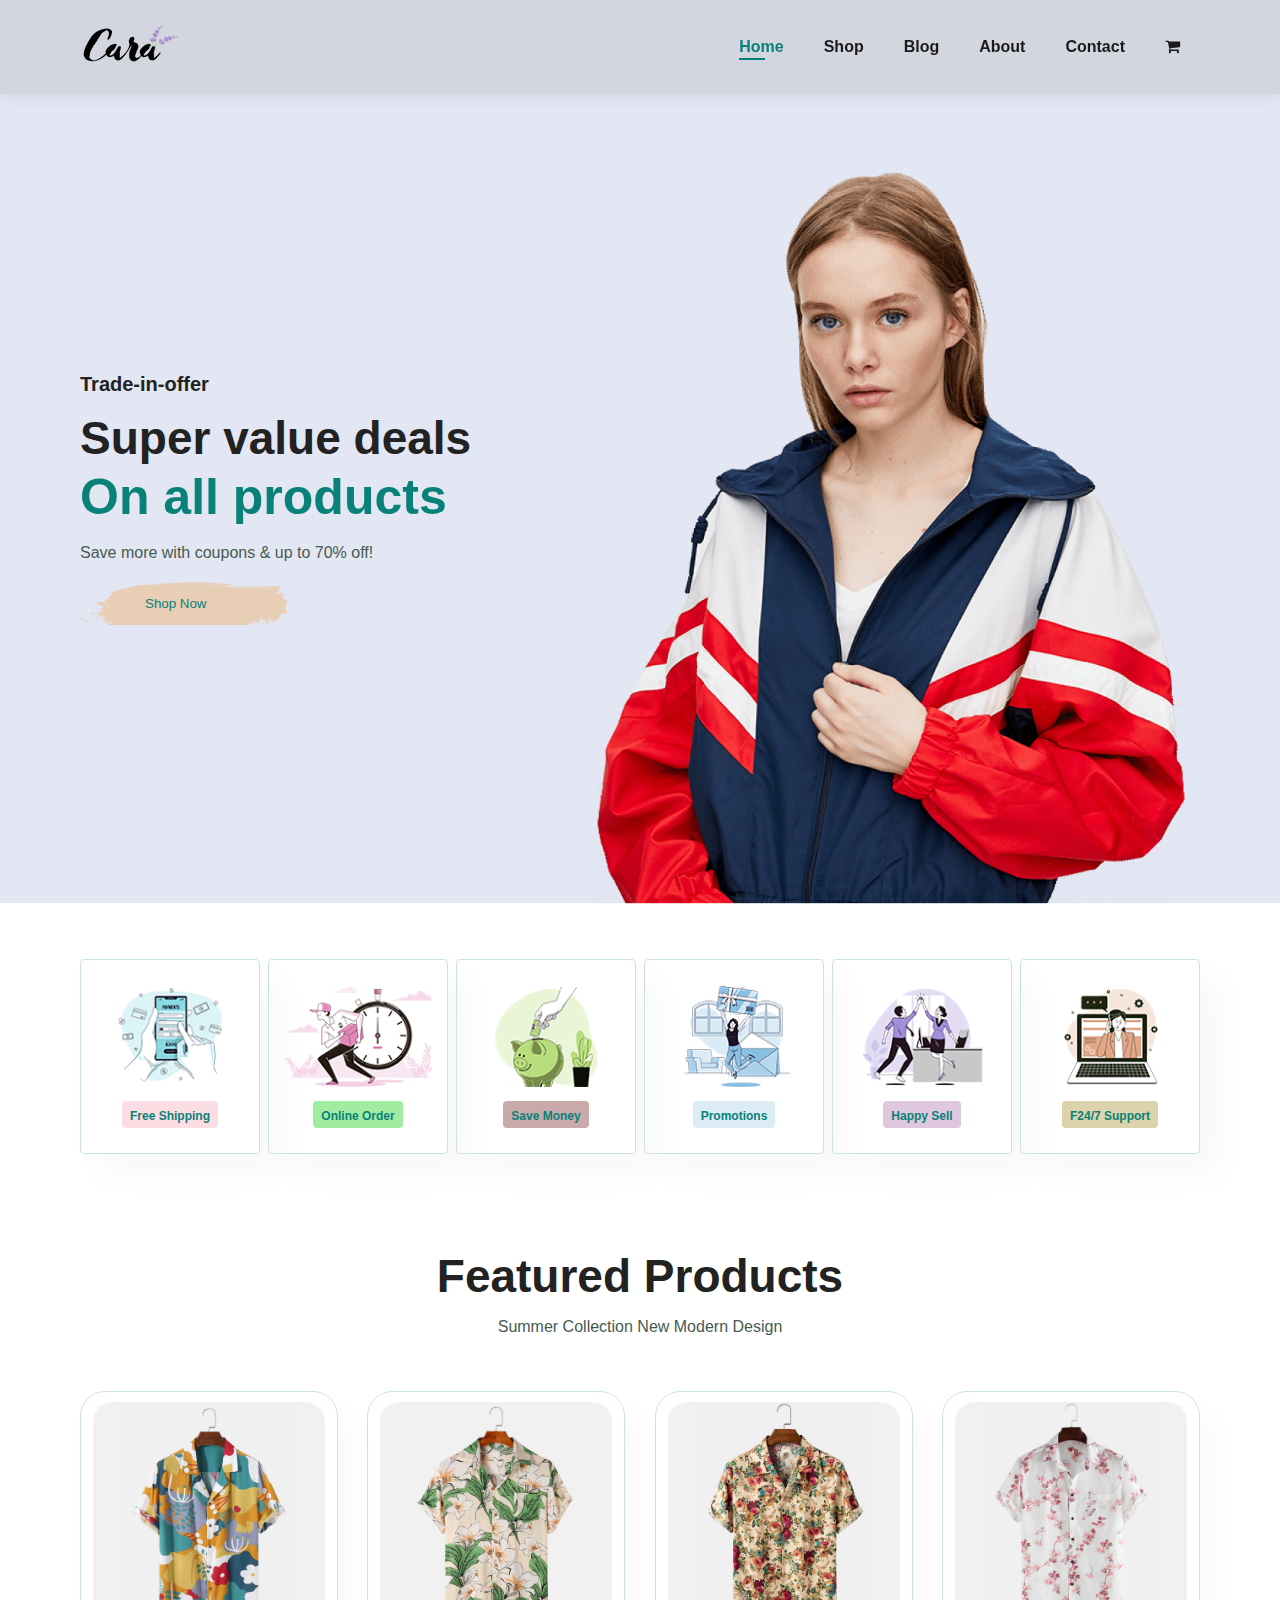
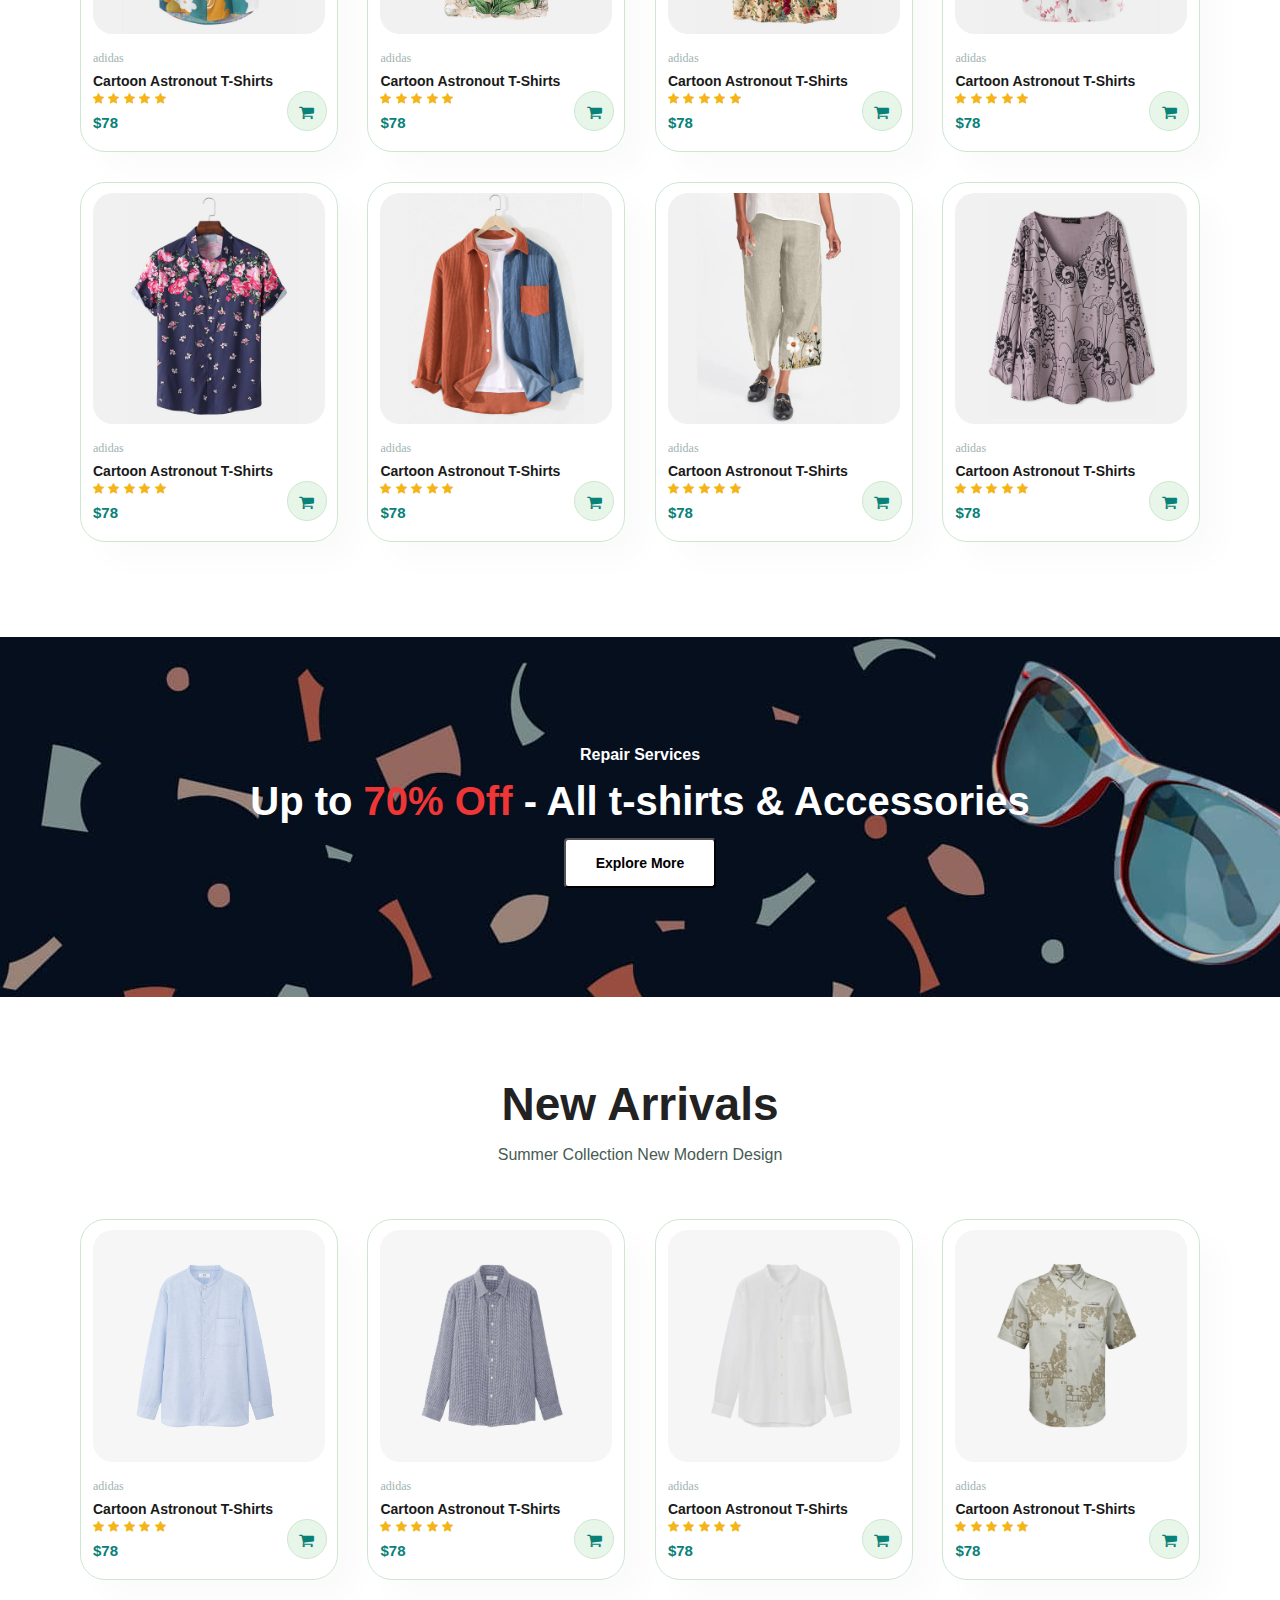
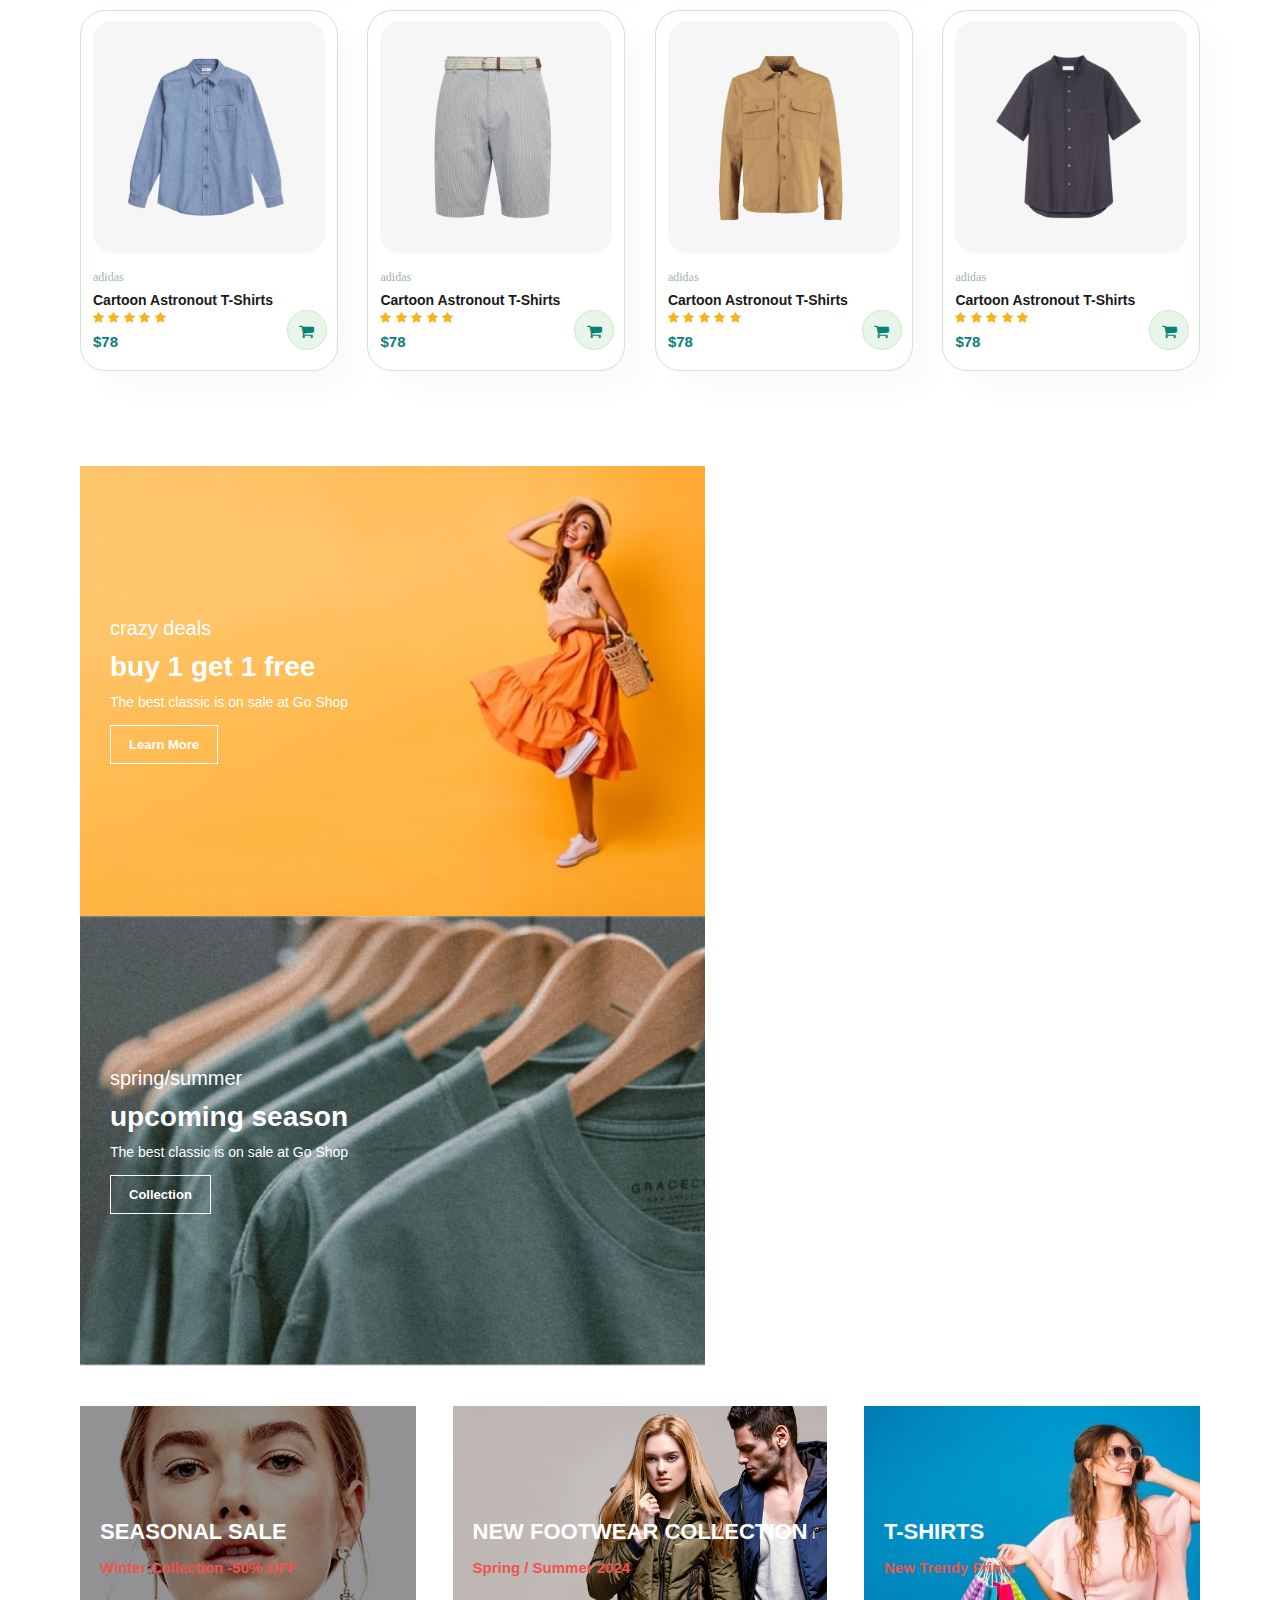
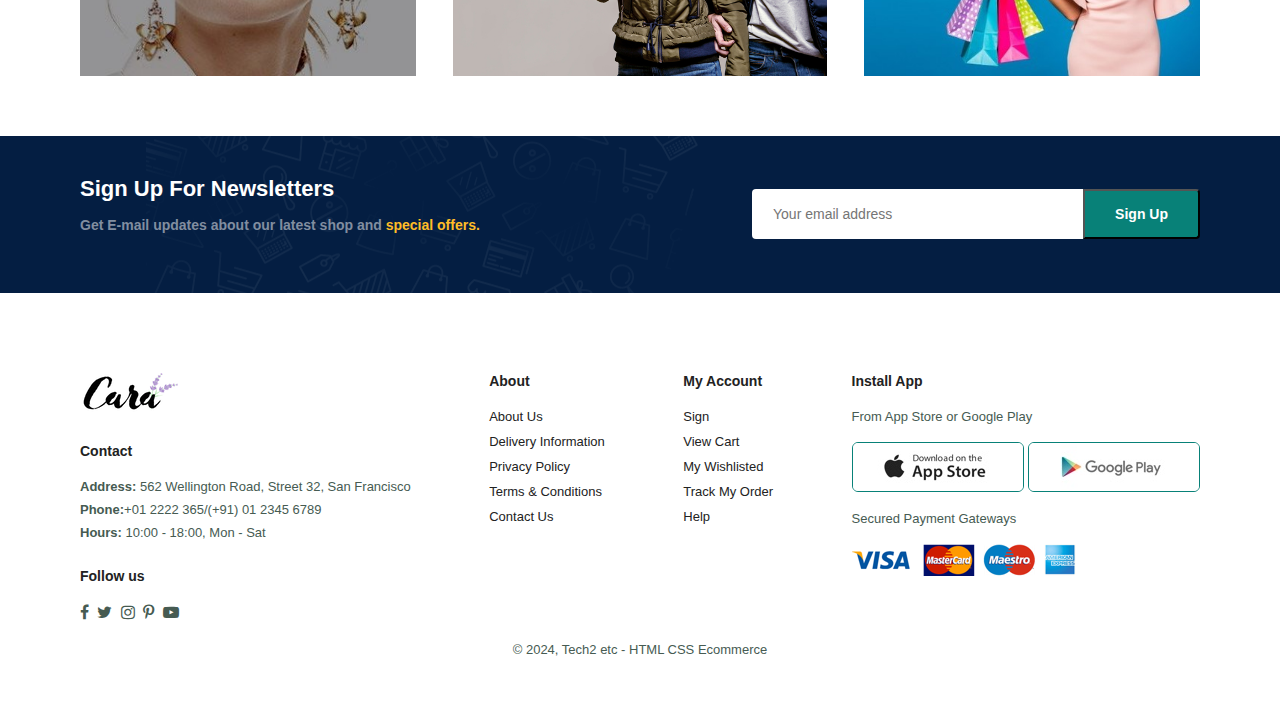
<file: index.html>
<!DOCTYPE html>
<html lang="en">
  <head>
    <meta charset="UTF-8" />
    <meta name="viewport" content="width=device-width, initial-scale=1.0" />
    <title>Our E-commerce Website</title>
    <link
      href="https://maxcdn.bootstrapcdn.com/font-awesome/4.4.0/css/font-awesome.min.css"
      rel="stylesheet"
    />

    <link rel="stylesheet" href="style.css" />
  </head>
  <body>
    <section id="header">
      <a href="#"><img src="img/logo.png" class="logo" alt="" /></a>
      <div>
        <ul id="navbar">
          <li><a class="active" href="index.html">Home</a></li>
          <li><a href="shop.html">Shop</a></li>
          <li><a href="blog.html">Blog</a></li>
          <li><a href="about.html">About</a></li>
          <li><a href="contact.html">Contact</a></li>
          <li id="lg-bag">
            <a href="cart.html"
              ><i class="fa fa-shopping-cart" aria-hidden="true"></i
            ></a>
          </li>
          <a href="#" id="close"
            ><i class="fa fa-times" aria-hidden="true"></i
          ></a>
        </ul>
      </div>
      <div id="mobile">
        <a href="cart.html">
          <i class="fa fa-shopping-cart" aria-hidden="true"></i
        ></a>
        <i id="bar" class="fa fa-bars" aria-hidden="true"></i>
      </div>
    </section>

    <section id="hero">
      <h4>Trade-in-offer</h4>
      <h2>Super value deals</h2>
      <h1>On all products</h1>
      <p>Save more with coupons & up to 70% off!</p>
      <button>Shop Now</button>
    </section>

    <section id="feature" class="section-p1">
      <div class="fe-box">
        <img src="img/f1.png" />
        <h6>Free Shipping</h6>
      </div>
      <div class="fe-box">
        <img src="img/f2.png" />
        <h6>Online Order</h6>
      </div>
      <div class="fe-box">
        <img src="img/f3.png" />
        <h6>Save Money</h6>
      </div>
      <div class="fe-box">
        <img src="img/f4.png" />
        <h6>Promotions</h6>
      </div>
      <div class="fe-box">
        <img src="img/f5.png" />
        <h6>Happy Sell</h6>
      </div>
      <div class="fe-box">
        <img src="img/f6.png" />
        <h6>F24/7 Support</h6>
      </div>
    </section>

    <section id="product1" class="section-p1">
      <h2>Featured Products</h2>
      <p>Summer Collection New Modern Design</p>
      <div class="pro-container">
        <div class="pro">
          <img src="img/f1.jpg" />
          <div class="des">
            <span>adidas</span>
            <h5>Cartoon Astronout T-Shirts</h5>
            <div class="star">
              <i class="fa fa-star" aria-hidden="true"></i>
              <i class="fa fa-star" aria-hidden="true"></i>
              <i class="fa fa-star" aria-hidden="true"></i>
              <i class="fa fa-star" aria-hidden="true"></i>
              <i class="fa fa-star" aria-hidden="true"></i>
            </div>
            <h4>$78</h4>
          </div>
          <a href="#"
            ><i class="fa fa-shopping-cart cart" aria-hidden="true"></i
          ></a>
        </div>
        <div class="pro">
          <img src="img/f2.jpg" />
          <div class="des">
            <span>adidas</span>
            <h5>Cartoon Astronout T-Shirts</h5>
            <div class="star">
              <i class="fa fa-star" aria-hidden="true"></i>
              <i class="fa fa-star" aria-hidden="true"></i>
              <i class="fa fa-star" aria-hidden="true"></i>
              <i class="fa fa-star" aria-hidden="true"></i>
              <i class="fa fa-star" aria-hidden="true"></i>
            </div>
            <h4>$78</h4>
          </div>
          <a href="#"
            ><i class="fa fa-shopping-cart cart" aria-hidden="true"></i
          ></a>
        </div>
        <div class="pro">
          <img src="img/f3.jpg" />
          <div class="des">
            <span>adidas</span>
            <h5>Cartoon Astronout T-Shirts</h5>
            <div class="star">
              <i class="fa fa-star" aria-hidden="true"></i>
              <i class="fa fa-star" aria-hidden="true"></i>
              <i class="fa fa-star" aria-hidden="true"></i>
              <i class="fa fa-star" aria-hidden="true"></i>
              <i class="fa fa-star" aria-hidden="true"></i>
            </div>
            <h4>$78</h4>
          </div>
          <a href="#"
            ><i class="fa fa-shopping-cart cart" aria-hidden="true"></i
          ></a>
        </div>
        <div class="pro">
          <img src="img/f4.jpg" />
          <div class="des">
            <span>adidas</span>
            <h5>Cartoon Astronout T-Shirts</h5>
            <div class="star">
              <i class="fa fa-star" aria-hidden="true"></i>
              <i class="fa fa-star" aria-hidden="true"></i>
              <i class="fa fa-star" aria-hidden="true"></i>
              <i class="fa fa-star" aria-hidden="true"></i>
              <i class="fa fa-star" aria-hidden="true"></i>
            </div>
            <h4>$78</h4>
          </div>
          <a href="#"
            ><i class="fa fa-shopping-cart cart" aria-hidden="true"></i
          ></a>
        </div>
        <div class="pro">
          <img src="img/f5.jpg" />
          <div class="des">
            <span>adidas</span>
            <h5>Cartoon Astronout T-Shirts</h5>
            <div class="star">
              <i class="fa fa-star" aria-hidden="true"></i>
              <i class="fa fa-star" aria-hidden="true"></i>
              <i class="fa fa-star" aria-hidden="true"></i>
              <i class="fa fa-star" aria-hidden="true"></i>
              <i class="fa fa-star" aria-hidden="true"></i>
            </div>
            <h4>$78</h4>
          </div>
          <a href="#"
            ><i class="fa fa-shopping-cart cart" aria-hidden="true"></i
          ></a>
        </div>
        <div class="pro">
          <img src="img/f6.jpg" />
          <div class="des">
            <span>adidas</span>
            <h5>Cartoon Astronout T-Shirts</h5>
            <div class="star">
              <i class="fa fa-star" aria-hidden="true"></i>
              <i class="fa fa-star" aria-hidden="true"></i>
              <i class="fa fa-star" aria-hidden="true"></i>
              <i class="fa fa-star" aria-hidden="true"></i>
              <i class="fa fa-star" aria-hidden="true"></i>
            </div>
            <h4>$78</h4>
          </div>
          <a href="#"
            ><i class="fa fa-shopping-cart cart" aria-hidden="true"></i
          ></a>
        </div>
        <div class="pro">
          <img src="img/f7.jpg" />
          <div class="des">
            <span>adidas</span>
            <h5>Cartoon Astronout T-Shirts</h5>
            <div class="star">
              <i class="fa fa-star" aria-hidden="true"></i>
              <i class="fa fa-star" aria-hidden="true"></i>
              <i class="fa fa-star" aria-hidden="true"></i>
              <i class="fa fa-star" aria-hidden="true"></i>
              <i class="fa fa-star" aria-hidden="true"></i>
            </div>
            <h4>$78</h4>
          </div>
          <a href="#"
            ><i class="fa fa-shopping-cart cart" aria-hidden="true"></i
          ></a>
        </div>
        <div class="pro">
          <img src="img/f8.jpg" />
          <div class="des">
            <span>adidas</span>
            <h5>Cartoon Astronout T-Shirts</h5>
            <div class="star">
              <i class="fa fa-star" aria-hidden="true"></i>
              <i class="fa fa-star" aria-hidden="true"></i>
              <i class="fa fa-star" aria-hidden="true"></i>
              <i class="fa fa-star" aria-hidden="true"></i>
              <i class="fa fa-star" aria-hidden="true"></i>
            </div>
            <h4>$78</h4>
          </div>
          <a href="#"
            ><i class="fa fa-shopping-cart cart" aria-hidden="true"></i
          ></a>
        </div>
      </div>
    </section>

    <section id="banner" class="section-m1">
      <h4>Repair Services</h4>
      <h2>Up to <span>70% Off</span> - All t-shirts & Accessories</h2>
      <button class="normal">Explore More</button>
    </section>

    <section id="product1" class="section-p1">
      <h2>New Arrivals</h2>
      <p>Summer Collection New Modern Design</p>
      <div class="pro-container">
        <div class="pro">
          <img src="img/n1.jpg" />
          <div class="des">
            <span>adidas</span>
            <h5>Cartoon Astronout T-Shirts</h5>
            <div class="star">
              <i class="fa fa-star" aria-hidden="true"></i>
              <i class="fa fa-star" aria-hidden="true"></i>
              <i class="fa fa-star" aria-hidden="true"></i>
              <i class="fa fa-star" aria-hidden="true"></i>
              <i class="fa fa-star" aria-hidden="true"></i>
            </div>
            <h4>$78</h4>
          </div>
          <a href="#"
            ><i class="fa fa-shopping-cart cart" aria-hidden="true"></i
          ></a>
        </div>
        <div class="pro">
          <img src="img/n2.jpg" />
          <div class="des">
            <span>adidas</span>
            <h5>Cartoon Astronout T-Shirts</h5>
            <div class="star">
              <i class="fa fa-star" aria-hidden="true"></i>
              <i class="fa fa-star" aria-hidden="true"></i>
              <i class="fa fa-star" aria-hidden="true"></i>
              <i class="fa fa-star" aria-hidden="true"></i>
              <i class="fa fa-star" aria-hidden="true"></i>
            </div>
            <h4>$78</h4>
          </div>
          <a href="#"
            ><i class="fa fa-shopping-cart cart" aria-hidden="true"></i
          ></a>
        </div>
        <div class="pro">
          <img src="img/n3.jpg" />
          <div class="des">
            <span>adidas</span>
            <h5>Cartoon Astronout T-Shirts</h5>
            <div class="star">
              <i class="fa fa-star" aria-hidden="true"></i>
              <i class="fa fa-star" aria-hidden="true"></i>
              <i class="fa fa-star" aria-hidden="true"></i>
              <i class="fa fa-star" aria-hidden="true"></i>
              <i class="fa fa-star" aria-hidden="true"></i>
            </div>
            <h4>$78</h4>
          </div>
          <a href="#"
            ><i class="fa fa-shopping-cart cart" aria-hidden="true"></i
          ></a>
        </div>
        <div class="pro">
          <img src="img/n4.jpg" />
          <div class="des">
            <span>adidas</span>
            <h5>Cartoon Astronout T-Shirts</h5>
            <div class="star">
              <i class="fa fa-star" aria-hidden="true"></i>
              <i class="fa fa-star" aria-hidden="true"></i>
              <i class="fa fa-star" aria-hidden="true"></i>
              <i class="fa fa-star" aria-hidden="true"></i>
              <i class="fa fa-star" aria-hidden="true"></i>
            </div>
            <h4>$78</h4>
          </div>
          <a href="#"
            ><i class="fa fa-shopping-cart cart" aria-hidden="true"></i
          ></a>
        </div>
        <div class="pro">
          <img src="img/n5.jpg" />
          <div class="des">
            <span>adidas</span>
            <h5>Cartoon Astronout T-Shirts</h5>
            <div class="star">
              <i class="fa fa-star" aria-hidden="true"></i>
              <i class="fa fa-star" aria-hidden="true"></i>
              <i class="fa fa-star" aria-hidden="true"></i>
              <i class="fa fa-star" aria-hidden="true"></i>
              <i class="fa fa-star" aria-hidden="true"></i>
            </div>
            <h4>$78</h4>
          </div>
          <a href="#"
            ><i class="fa fa-shopping-cart cart" aria-hidden="true"></i
          ></a>
        </div>
        <div class="pro">
          <img src="img/n6.jpg" />
          <div class="des">
            <span>adidas</span>
            <h5>Cartoon Astronout T-Shirts</h5>
            <div class="star">
              <i class="fa fa-star" aria-hidden="true"></i>
              <i class="fa fa-star" aria-hidden="true"></i>
              <i class="fa fa-star" aria-hidden="true"></i>
              <i class="fa fa-star" aria-hidden="true"></i>
              <i class="fa fa-star" aria-hidden="true"></i>
            </div>
            <h4>$78</h4>
          </div>
          <a href="#"
            ><i class="fa fa-shopping-cart cart" aria-hidden="true"></i
          ></a>
        </div>
        <div class="pro">
          <img src="img/n7.jpg" />
          <div class="des">
            <span>adidas</span>
            <h5>Cartoon Astronout T-Shirts</h5>
            <div class="star">
              <i class="fa fa-star" aria-hidden="true"></i>
              <i class="fa fa-star" aria-hidden="true"></i>
              <i class="fa fa-star" aria-hidden="true"></i>
              <i class="fa fa-star" aria-hidden="true"></i>
              <i class="fa fa-star" aria-hidden="true"></i>
            </div>
            <h4>$78</h4>
          </div>
          <a href="#"
            ><i class="fa fa-shopping-cart cart" aria-hidden="true"></i
          ></a>
        </div>
        <div class="pro">
          <img src="img/n8.jpg" />
          <div class="des">
            <span>adidas</span>
            <h5>Cartoon Astronout T-Shirts</h5>
            <div class="star">
              <i class="fa fa-star" aria-hidden="true"></i>
              <i class="fa fa-star" aria-hidden="true"></i>
              <i class="fa fa-star" aria-hidden="true"></i>
              <i class="fa fa-star" aria-hidden="true"></i>
              <i class="fa fa-star" aria-hidden="true"></i>
            </div>
            <h4>$78</h4>
          </div>
          <a href="#"
            ><i class="fa fa-shopping-cart cart" aria-hidden="true"></i
          ></a>
        </div>
      </div>
    </section>

    <section id="sm-banner" class="section-p1">
      <div class="banner-box">
        <h4>crazy deals</h4>
        <h2>buy 1 get 1 free</h2>
        <span>The best classic is on sale at Go Shop</span>
        <button class="white">Learn More</button>
      </div>
      <div class="banner-box banner-box2">
        <h4>spring/summer</h4>
        <h2>upcoming season</h2>
        <span>The best classic is on sale at Go Shop</span>
        <button class="white">Collection</button>
      </div>
    </section>

    <section id="banner3">
      <div class="banner-box">
        <h2>SEASONAL SALE</h2>
        <h3>Winter Collection -50% OFF</h3>
      </div>
      <div class="banner-box banner-box2">
        <h2>NEW FOOTWEAR COLLECTION</h2>
        <h3>Spring / Summer 2024</h3>
      </div>
      <div class="banner-box banner-box3">
        <h2>T-SHIRTS</h2>
        <h3>New Trendy Prints</h3>
      </div>
    </section>

    <section id="newsletter" class="section-p1 section-m1">
      <div class="newstext">
        <h4>Sign Up For Newsletters</h4>
        <p>
          Get E-mail updates about our latest shop and
          <span> special offers.</span>
        </p>
      </div>
      <div class="form">
        <input type="text" placeholder="Your email address" />
        <button class="normal">Sign Up</button>
      </div>
    </section>

    <footer class="section-p1">
      <div class="col">
        <img class="logo" src="img/logo.png" alt="" />
        <h4>Contact</h4>
        <p>
          <strong>Address: </strong>562 Wellington Road, Street 32, San
          Francisco
        </p>
        <p><strong>Phone:</strong>+01 2222 365/(+91) 01 2345 6789</p>
        <p><strong>Hours:</strong> 10:00 - 18:00, Mon - Sat</p>
        <div class="follow">
          <h4>Follow us</h4>
          <div class="icon">
            <i class="fa fa-facebook" aria-hidden="true"></i>
            <i class="fa fa-twitter" aria-hidden="true"></i>
            <i class="fa fa-instagram" aria-hidden="true"></i>
            <i class="fa fa-pinterest-p" aria-hidden="true"></i>
            <i class="fa fa-youtube-play" aria-hidden="true"></i>
          </div>
        </div>
      </div>

      <div class="col">
        <h4>About</h4>
        <a href="#">About Us</a>
        <a href="#">Delivery Information</a>
        <a href="#">Privacy Policy</a>
        <a href="#">Terms & Conditions</a>
        <a href="#">Contact Us</a>
      </div>

      <div class="col">
        <h4>My Account</h4>
        <a href="#">Sign</a>
        <a href="#">View Cart</a>
        <a href="#">My Wishlisted</a>
        <a href="#">Track My Order</a>
        <a href="#">Help</a>
      </div>

      <div class="col install">
        <h4>Install App</h4>
        <p>From App Store or Google Play</p>
        <div class="row">
          <img src="img/app.jpg" alt="" />
          <img src="img/play.jpg" alt="" />
        </div>
        <p>Secured Payment Gateways</p>
        <img src="img/pay.png" alt="" />
      </div>
    
      <div class="copyright">
        <p>© 2024, Tech2 etc - HTML CSS Ecommerce</p>
      </div>
    </footer>

    <script src="script.js"></script>
  
  </body>
</html>
</file>
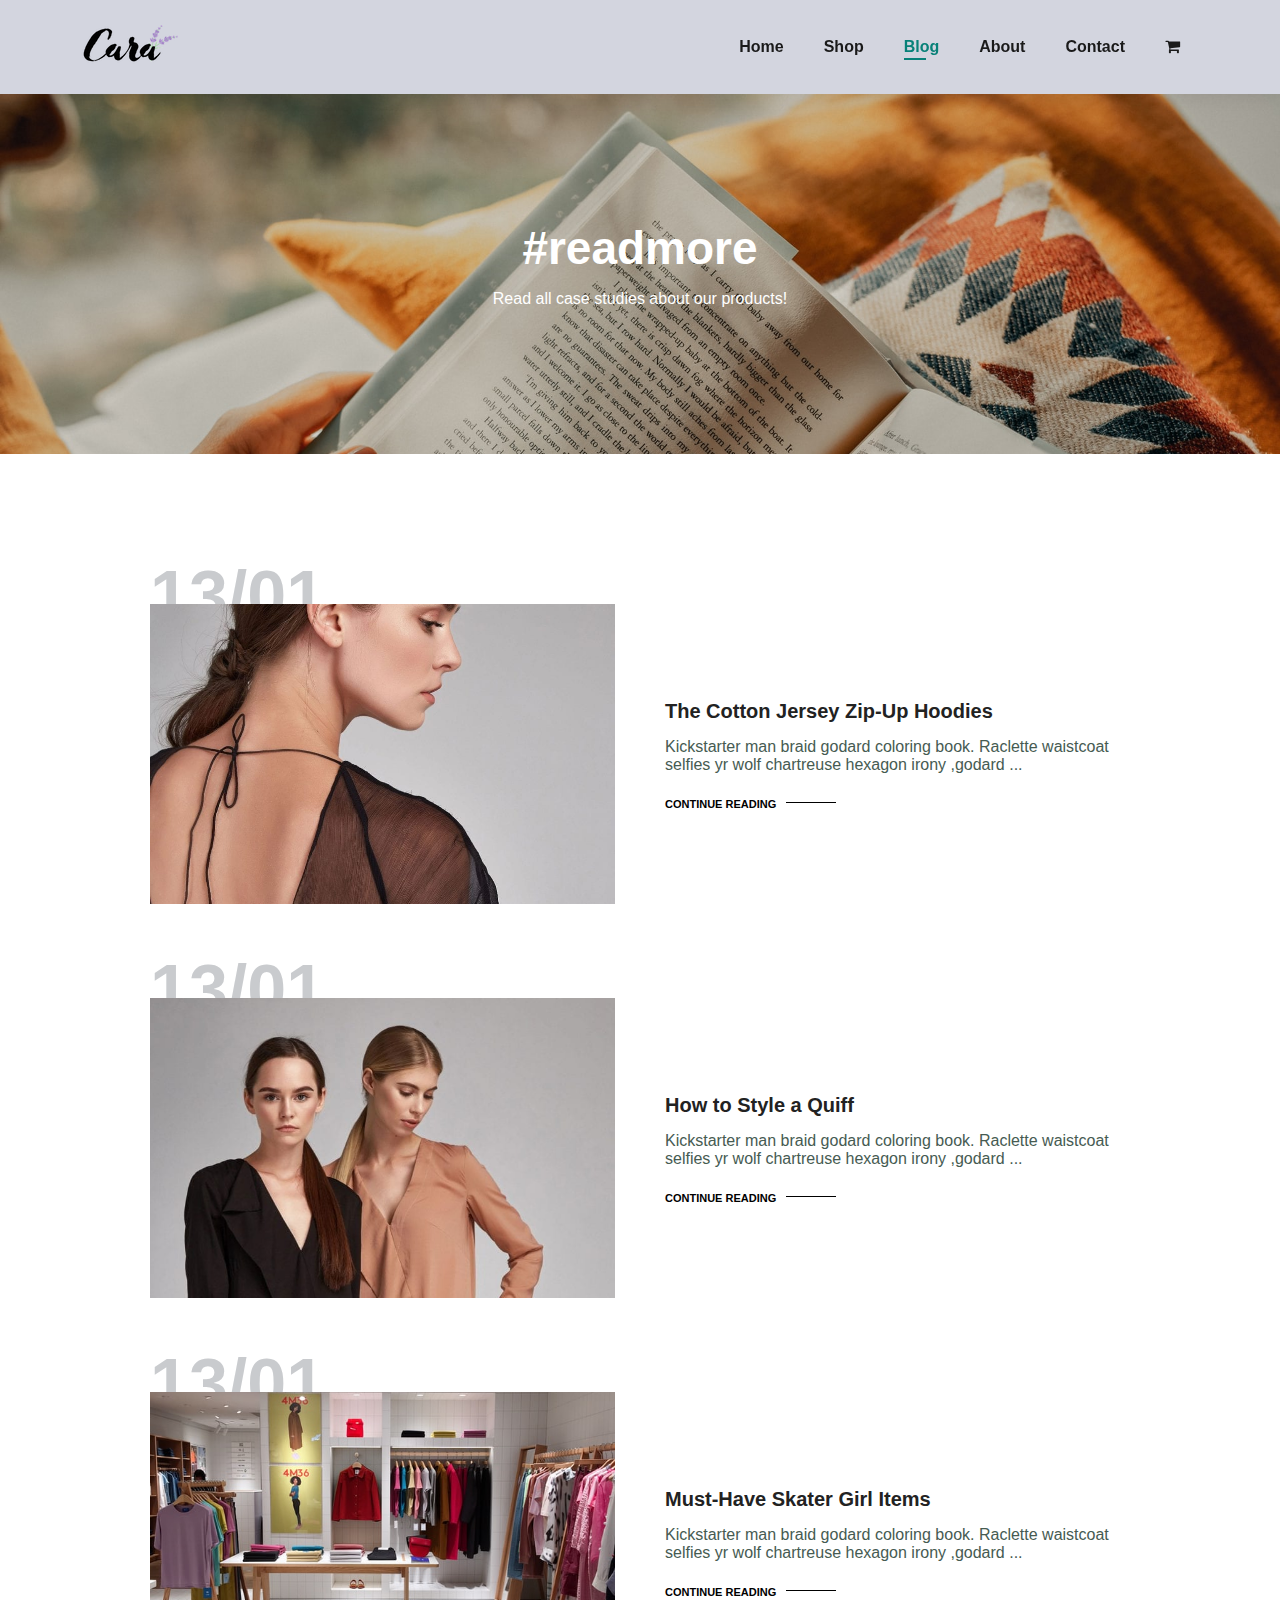
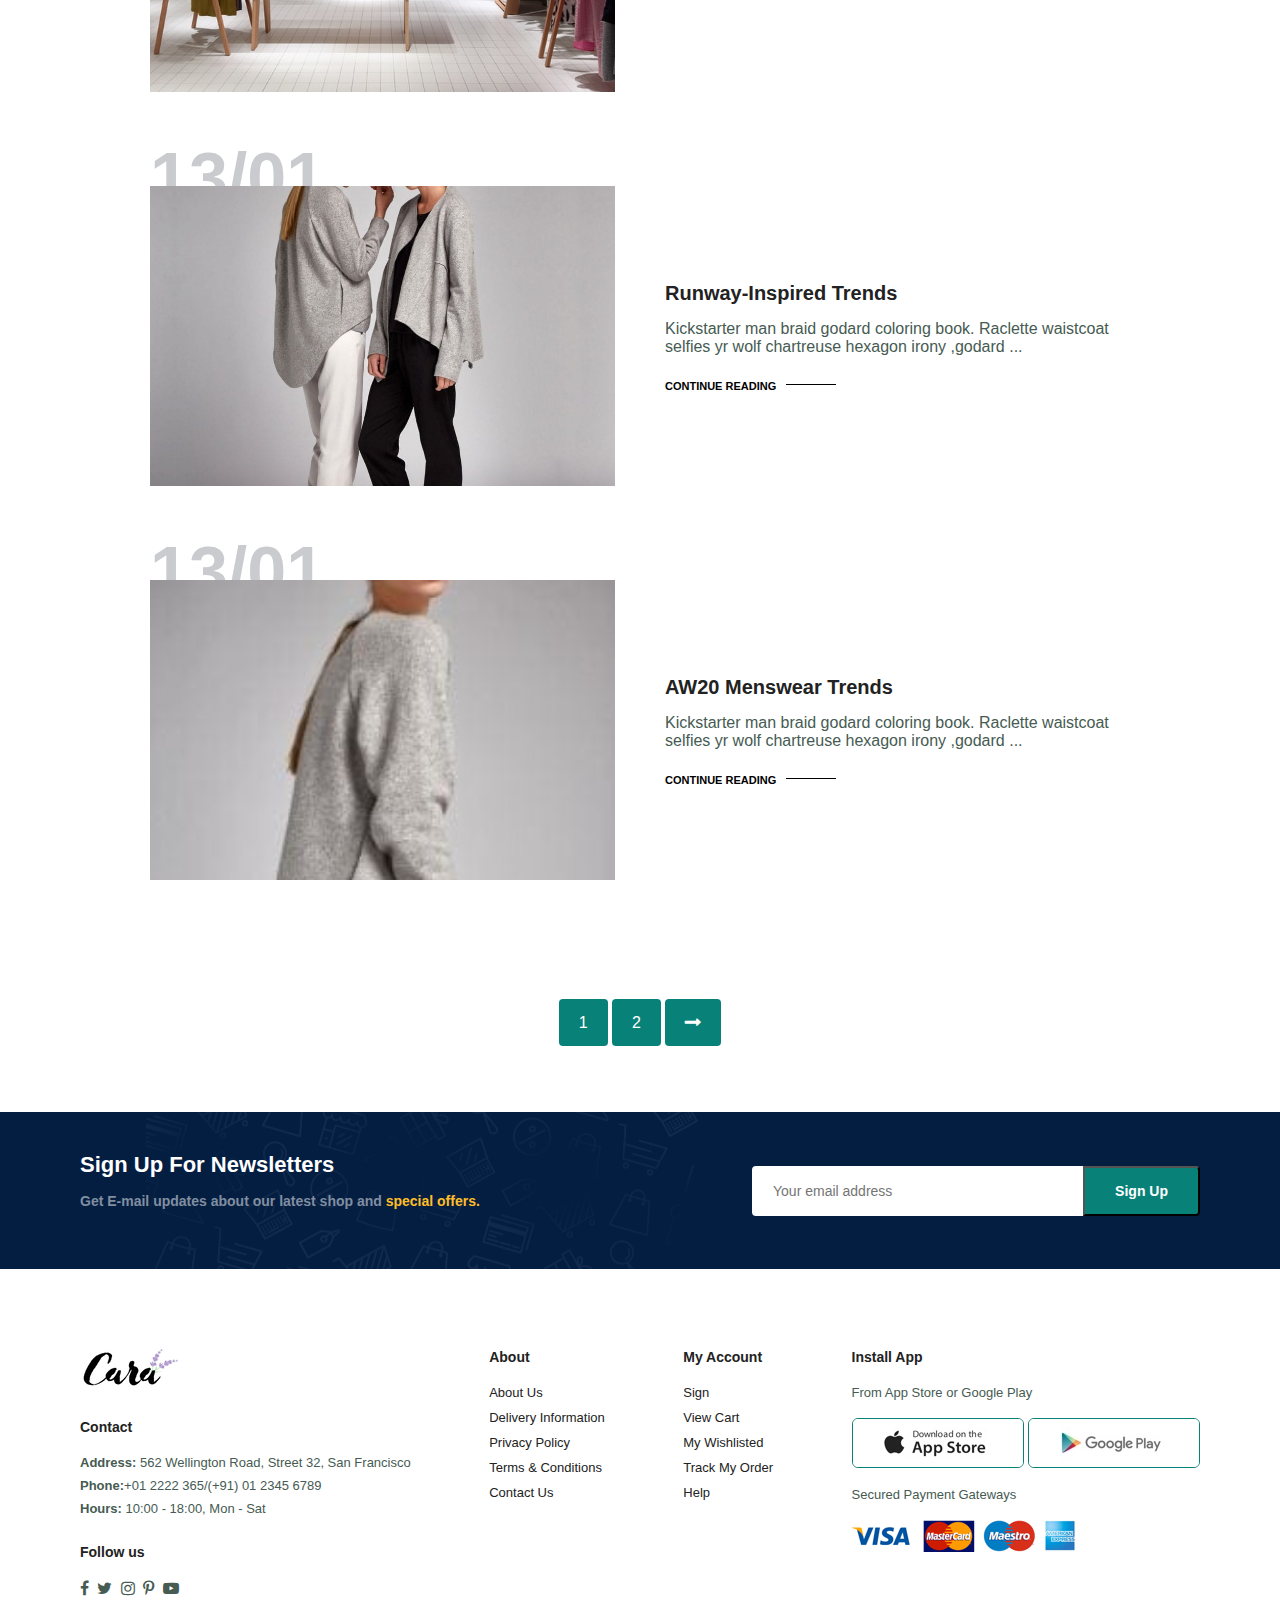
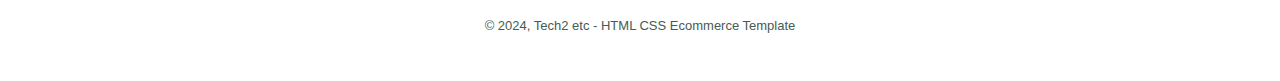
<file: blog.html>
<!DOCTYPE html>
<html lang="en">
  <head>
    <meta charset="UTF-8" />
    <meta name="viewport" content="width=device-width, initial-scale=1.0" />
    <title>Our E-commerce Website</title>
    <link
      href="https://maxcdn.bootstrapcdn.com/font-awesome/4.4.0/css/font-awesome.min.css"
      rel="stylesheet"
    />

    <link rel="stylesheet" href="style.css" />
  </head>
  <body>
    <section id="header">
      <a href="#"><img src="img/logo.png" class="logo" alt="" /></a>
      <div>
        <ul id="navbar">
          <li><a href="index.html">Home</a></li>
          <li><a href="shop.html">Shop</a></li>
          <li><a class="active" href="blog.html">Blog</a></li>
          <li><a href="about.html">About</a></li>
          <li><a href="contact.html">Contact</a></li>
          <li id="lg-bag">
            <a href="cart.html"
              ><i class="fa fa-shopping-cart" aria-hidden="true"></i
            ></a>
          </li>
          <a href="#" id="close"
            ><i class="fa fa-times" aria-hidden="true"></i
          ></a>
        </ul>
      </div>
      <div id="mobile">
        <a href="cart.html">
          <i class="fa fa-shopping-cart" aria-hidden="true"></i
        ></a>
        <i id="bar" class="fa fa-bars" aria-hidden="true"></i>
      </div>
    </section>

    <section id="page-header" class="blog-header"> 
      <h2>#readmore</h2>
      <p>Read all case studies about our products!</p>
    </section>
    <section id="blog">
        <div class="blog-box">
            <div class="blog-img">
                <img src="img/blog img/b1 (1).jpg" alt="">
            </div>
            <div class="blog-details">
                <h4>The Cotton Jersey Zip-Up Hoodies</h4>
                <p>Kickstarter man braid godard coloring book. Raclette waistcoat selfies yr wolf chartreuse hexagon irony ,godard ...</p>
                <a href="#">CONTINUE READING</a>
            </div>
            <h1>13/01</h1>
        </div>
        <div class="blog-box">
            <div class="blog-img">
                <img src="img/blog img/b2.jpg" alt="">
            </div>
            <div class="blog-details">
                <h4>How to Style a Quiff</h4>
                <p>Kickstarter man braid godard coloring book. Raclette waistcoat selfies yr wolf chartreuse hexagon irony ,godard ...</p>
                <a href="#">CONTINUE READING</a>
            </div>
            <h1>13/01</h1>
        </div>
        <div class="blog-box">
            <div class="blog-img">
                <img src="img/blog img/b3.jpg" alt="">
            </div>
            <div class="blog-details">
                <h4>Must-Have Skater Girl Items</h4>
                <p>Kickstarter man braid godard coloring book. Raclette waistcoat selfies yr wolf chartreuse hexagon irony ,godard ...</p>
                <a href="#">CONTINUE READING</a>
            </div>
            <h1>13/01</h1>
        </div>
        <div class="blog-box">
            <div class="blog-img">
                <img src="img/blog img/b4.jpg" alt="">
            </div>
            <div class="blog-details">
                <h4>Runway-Inspired Trends</h4>
                <p>Kickstarter man braid godard coloring book. Raclette waistcoat selfies yr wolf chartreuse hexagon irony ,godard ...</p>
                <a href="#">CONTINUE READING</a>
            </div>
            <h1>13/01</h1>
        </div>
        <div class="blog-box">
            <div class="blog-img">
                <img src="img/blog img/b5.jpg" alt="">
            </div>
            <div class="blog-details">
                <h4>AW20 Menswear Trends</h4>
                <p>Kickstarter man braid godard coloring book. Raclette waistcoat selfies yr wolf chartreuse hexagon irony ,godard ...</p>
                <a href="#">CONTINUE READING</a>
            </div>
            <h1>13/01</h1>
        </div>



    </section>
    <section id="pagination" class="section-p1">
    <a href="#">1</a>
    <a href="#">2</a>
    <a href="#"><i class="fa fa-long-arrow-right" aria-hidden="true"></i></a>
    </section>
    <section id="newsletter" class="section-p1 section-m1">
      <div class="newstext">
        <h4>Sign Up For Newsletters</h4>
        <p>
          Get E-mail updates about our latest shop and
          <span> special offers.</span>
        </p>
      </div>
      <div class="form">
        <input type="text" placeholder="Your email address" />
        <button class="normal">Sign Up</button>
      </div>
    </section>

    <footer class="section-p1">
      <div class="col">
        <img class="logo" src="img/logo.png" alt="" />
        <h4>Contact</h4>
        <p>
          <strong>Address: </strong>562 Wellington Road, Street 32, San
          Francisco
        </p>
        <p><strong>Phone:</strong>+01 2222 365/(+91) 01 2345 6789</p>
        <p><strong>Hours:</strong> 10:00 - 18:00, Mon - Sat</p>
        <div class="follow">
          <h4>Follow us</h4>
          <div class="icon">
            <i class="fa fa-facebook" aria-hidden="true"></i>
            <i class="fa fa-twitter" aria-hidden="true"></i>
            <i class="fa fa-instagram" aria-hidden="true"></i>
            <i class="fa fa-pinterest-p" aria-hidden="true"></i>
            <i class="fa fa-youtube-play" aria-hidden="true"></i>
          </div>
        </div>
      </div>

      <div class="col">
        <h4>About</h4>
        <a href="#">About Us</a>
        <a href="#">Delivery Information</a>
        <a href="#">Privacy Policy</a>
        <a href="#">Terms & Conditions</a>
        <a href="#">Contact Us</a>
      </div>

      <div class="col">
        <h4>My Account</h4>
        <a href="#">Sign</a>
        <a href="#">View Cart</a>
        <a href="#">My Wishlisted</a>
        <a href="#">Track My Order</a>
        <a href="#">Help</a>
      </div>

      <div class="col install">
        <h4>Install App</h4>
        <p>From App Store or Google Play</p>
        <div class="row">
          <img src="img/app.jpg" alt="" />
          <img src="img/play.jpg" alt="" />
        </div>
        <p>Secured Payment Gateways</p>
        <img src="img/pay.png" alt="" />
      </div>

      <div class="copyright">
        <p>© 2024, Tech2 etc - HTML CSS Ecommerce Template</p>
      </div>
    </footer>
    <script src="script.js"></script>
  </body>
</html>
</file>
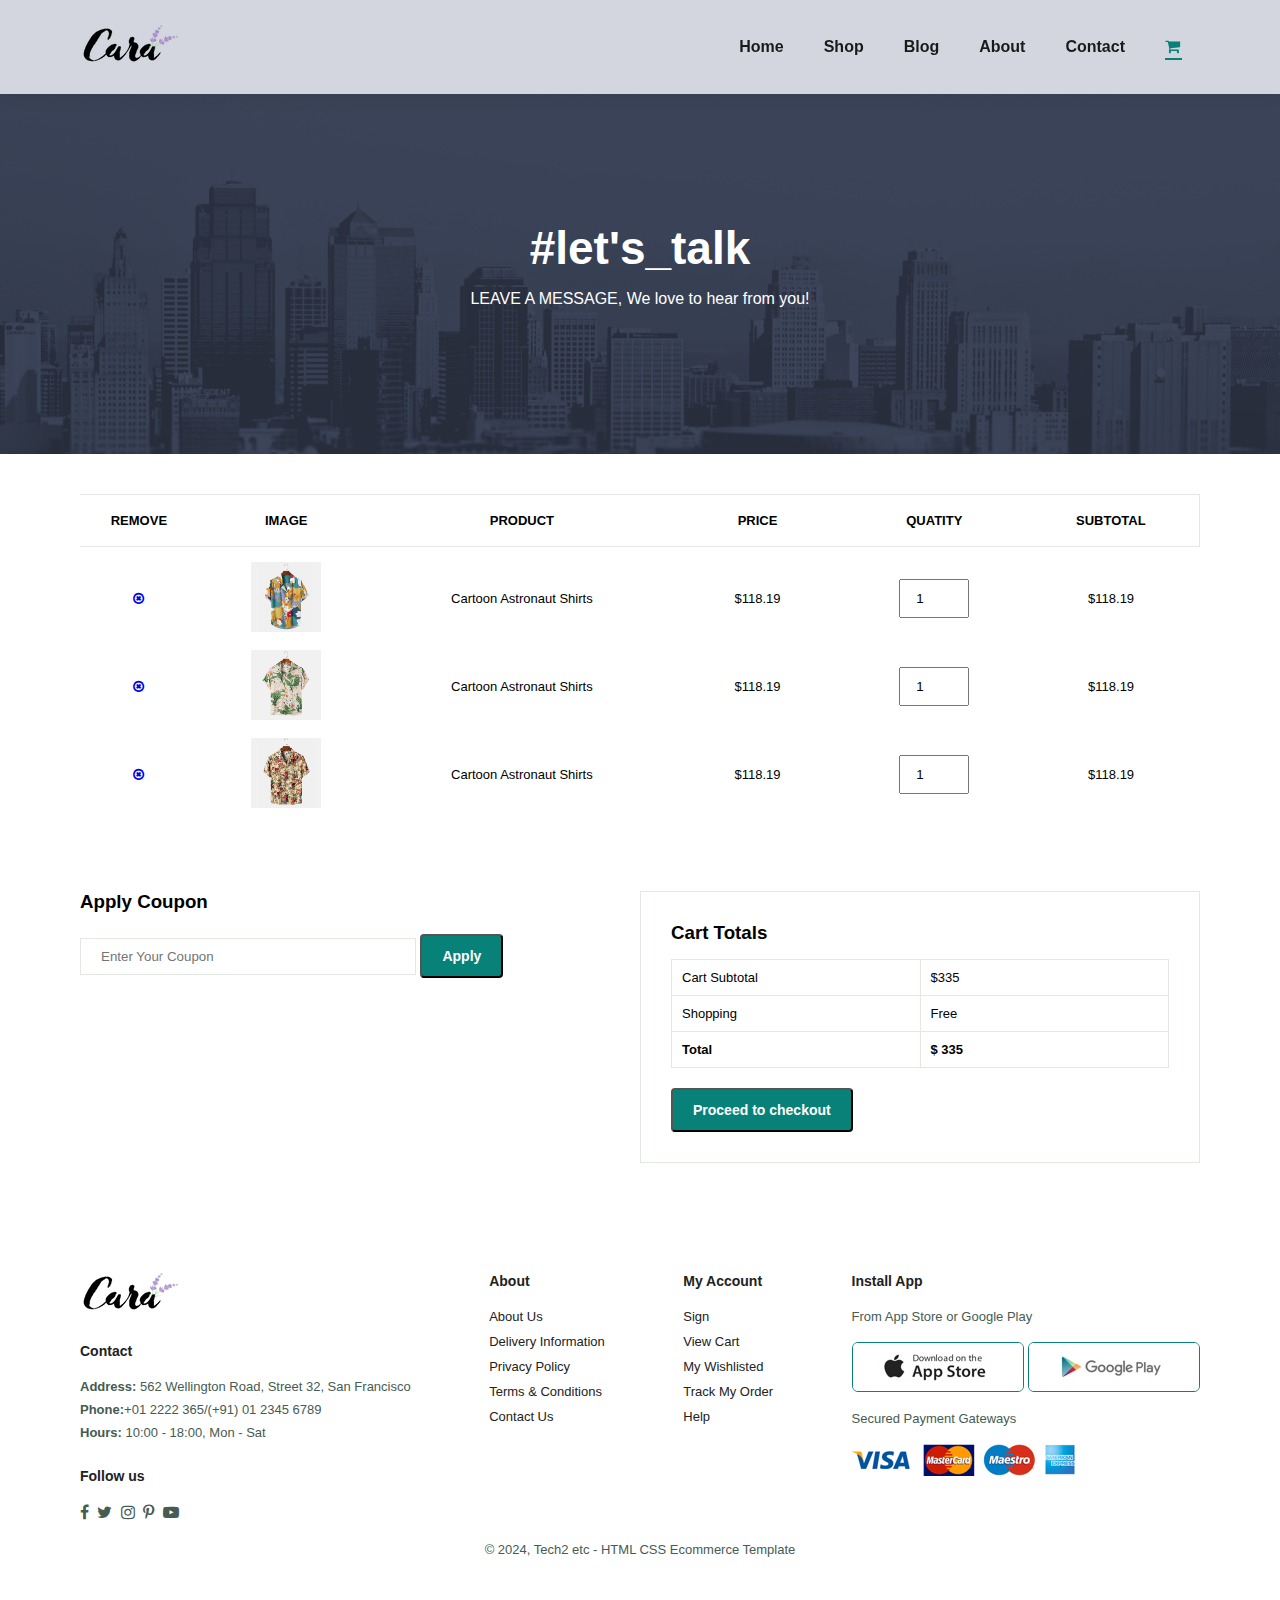
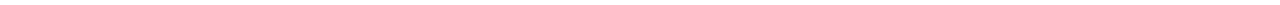
<file: cart.html>
<!DOCTYPE html>
<html lang="en">
  <head>
    <meta charset="UTF-8" />
    <meta name="viewport" content="width=device-width, initial-scale=1.0" />
    <title>Our E-commerce Website</title>
    <link
      href="https://maxcdn.bootstrapcdn.com/font-awesome/4.4.0/css/font-awesome.min.css"
      rel="stylesheet"
    />

    <link rel="stylesheet" href="style.css" />
  </head>
  <body>
    <section id="header">
      <a href="#"><img src="img/logo.png" class="logo" alt="" /></a>
      <div>
        <ul id="navbar">
          <li><a href="index.html">Home</a></li>
          <li><a href="shop.html">Shop</a></li>
          <li><a href="blog.html">Blog</a></li>
          <li><a href="about.html">About</a></li>
          <li><a href="contact.html">Contact</a></li>
          <li id="lg-bag" >
            <a class="active" href="cart.html"
              ><i class="fa fa-shopping-cart" aria-hidden="true"></i
            ></a>
          </li>
          <a href="#" id="close"
            ><i class="fa fa-times" aria-hidden="true"></i
          ></a>
        </ul>
      </div>
      <div id="mobile">
        <a href="cart.html">
          <i class="fa fa-shopping-cart" aria-hidden="true"></i
        ></a>
        <i id="bar" class="fa fa-bars" aria-hidden="true"></i>
      </div>
    </section>

    <section id="page-header" class="about-header">
      <h2>#let's_talk</h2>
      <p>LEAVE A MESSAGE, We love to hear from you!</p>
    </section>
    <section id="cart" class="section-p1">
        <table width="100%">
            <thead>
                <tr>
                <td>Remove</td>
                <td>Image</td>
                <td>Product</td>
                <td>Price</td>
                <td>Quatity</td>
                <td>Subtotal</td>
                </tr>
            </thead>
            <tbody>
                <tr>
                    <td><a href="#"><i class="fa fa-times-circle-o" aria-hidden="true"></i></a></td>
                    <td><img src="img/f1.jpg" alt=""></td>
                    <td>Cartoon Astronaut Shirts</td>
                    <td>$118.19</td>
                    <td><input type="number" value="1"></td>
                    <td>$118.19</td>
                </tr>
                <tr>
                    <td><a href="#"><i class="fa fa-times-circle-o" aria-hidden="true"></i></a></td>
                    <td><img src="img/f2.jpg" alt=""></td>
                    <td>Cartoon Astronaut Shirts</td>
                    <td>$118.19</td>
                    <td><input type="number" value="1"></td>
                    <td>$118.19</td>
                </tr>
                <tr>
                    <td><a href="#"><i class="fa fa-times-circle-o" aria-hidden="true"></i></a></td>
                    <td><img src="img/f3.jpg" alt=""></td>
                    <td>Cartoon Astronaut Shirts</td>
                    <td>$118.19</td>
                    <td><input type="number" value="1"></td>
                    <td>$118.19</td>
                </tr>
            </tbody>
        </table>
    </section>

    <section id="cart-add" class="section-p1">
        <div id="coupon">
            <h3>Apply Coupon</h3>
            <div>
                <input type="text" placeholder="Enter Your Coupon">
                <button class="normal">Apply</button>
            </div>
        </div>
        <div id="subtotal">
            <h3>Cart Totals</h3>
            <table> 
                <tr>
                    <td> Cart Subtotal </td>
                    <td> $335 </td>
                </tr>
                <tr>
                    <td> Shopping</td>
                    <td> Free</td>
                </tr>
                <tr>
                    <td><strong>Total</strong></td>
                    <td><strong>$ 335</strong></td>
                </tr>
            </table>
            <button class="normal">Proceed to checkout</button>
        </div>
    </section>
    <footer class="section-p1">
      <div class="col">
        <img class="logo" src="img/logo.png" alt="" />
        <h4>Contact</h4>
        <p>
          <strong>Address: </strong>562 Wellington Road, Street 32, San
          Francisco
        </p>
        <p><strong>Phone:</strong>+01 2222 365/(+91) 01 2345 6789</p>
        <p><strong>Hours:</strong> 10:00 - 18:00, Mon - Sat</p>
        <div class="follow">
          <h4>Follow us</h4>
          <div class="icon">
            <i class="fa fa-facebook" aria-hidden="true"></i>
            <i class="fa fa-twitter" aria-hidden="true"></i>
            <i class="fa fa-instagram" aria-hidden="true"></i>
            <i class="fa fa-pinterest-p" aria-hidden="true"></i>
            <i class="fa fa-youtube-play" aria-hidden="true"></i>
          </div>
        </div>
      </div>

      <div class="col">
        <h4>About</h4>
        <a href="#">About Us</a>
        <a href="#">Delivery Information</a>
        <a href="#">Privacy Policy</a>
        <a href="#">Terms & Conditions</a>
        <a href="#">Contact Us</a>
      </div>

      <div class="col">
        <h4>My Account</h4>
        <a href="#">Sign</a>
        <a href="#">View Cart</a>
        <a href="#">My Wishlisted</a>
        <a href="#">Track My Order</a>
        <a href="#">Help</a>
      </div>

      <div class="col install">
        <h4>Install App</h4>
        <p>From App Store or Google Play</p>
        <div class="row">
          <img src="img/app.jpg" alt="" />
          <img src="img/play.jpg" alt="" />
        </div>
        <p>Secured Payment Gateways</p>
        <img src="img/pay.png" alt="" />
      </div>

      <div class="copyright">
        <p>© 2024, Tech2 etc - HTML CSS Ecommerce Template</p>
      </div>
    </footer>
    <script src="script.js"></script>
  </body>
</html>
</file>
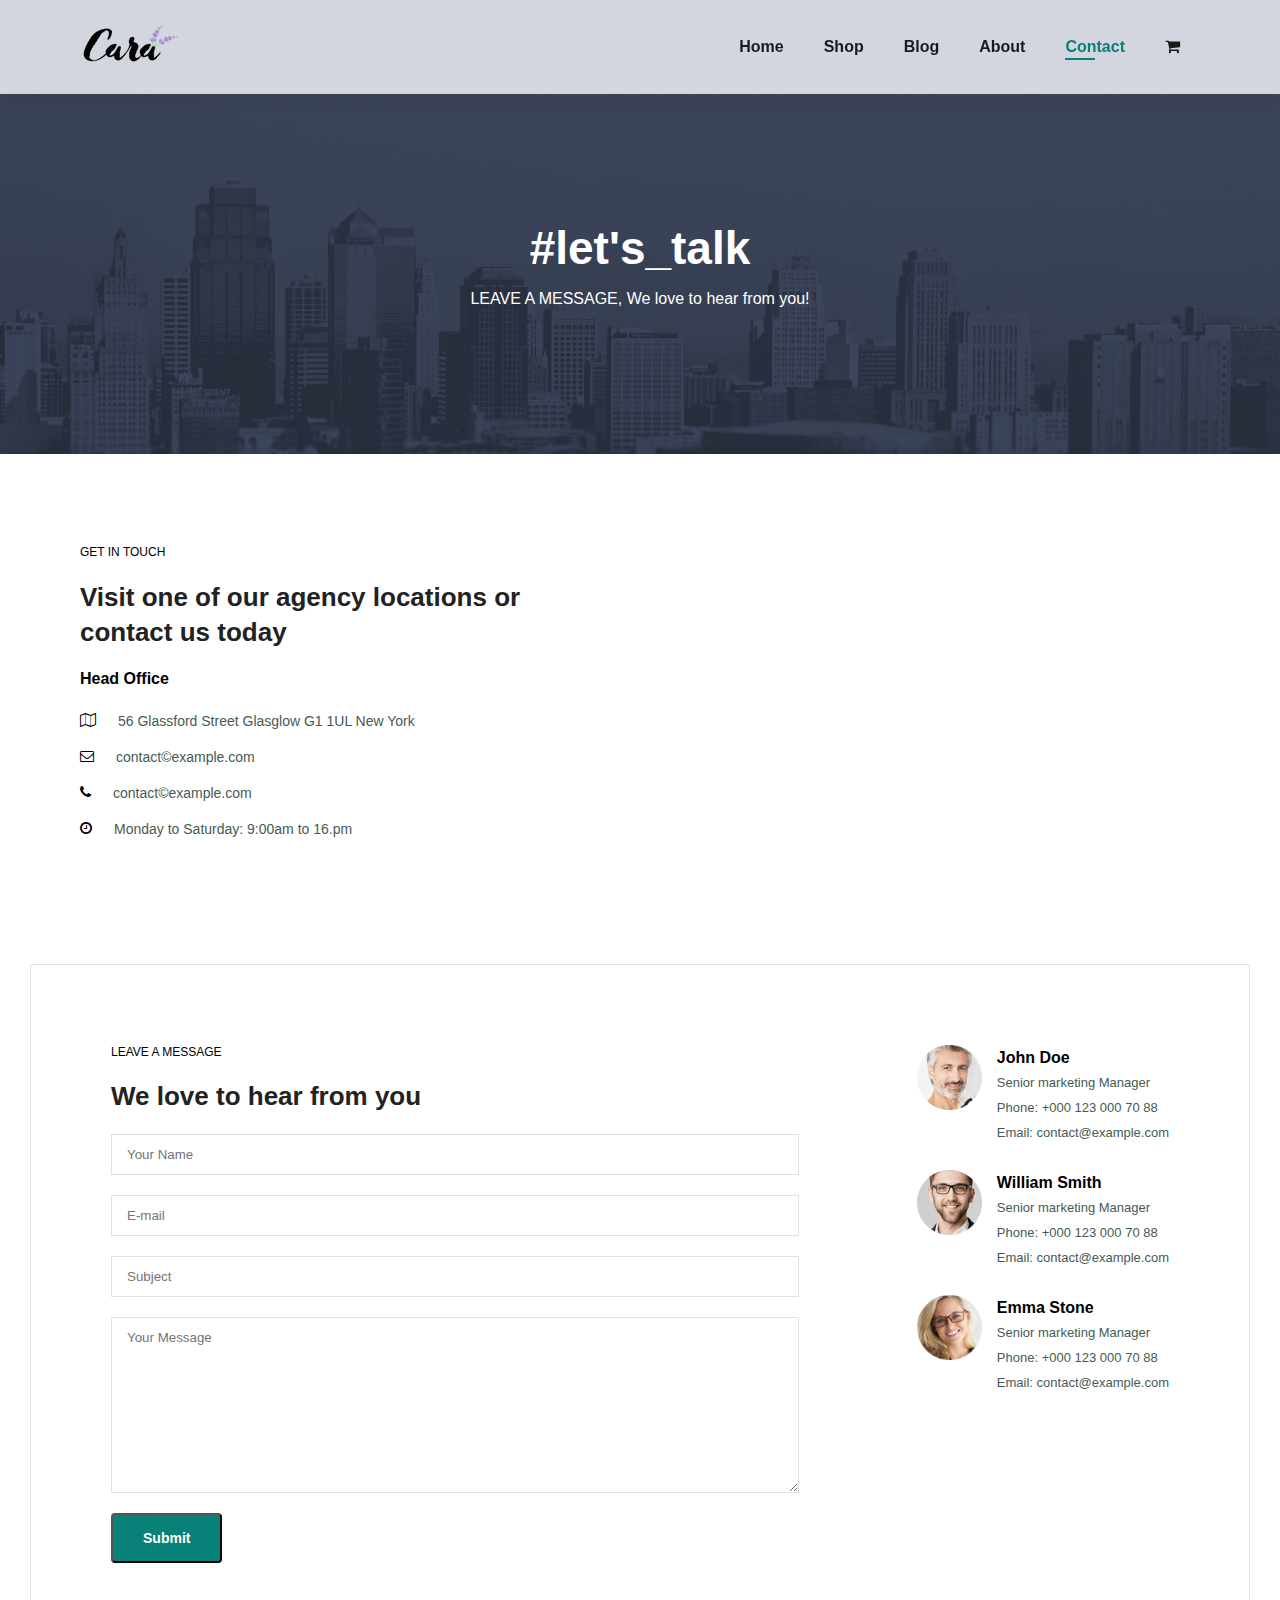
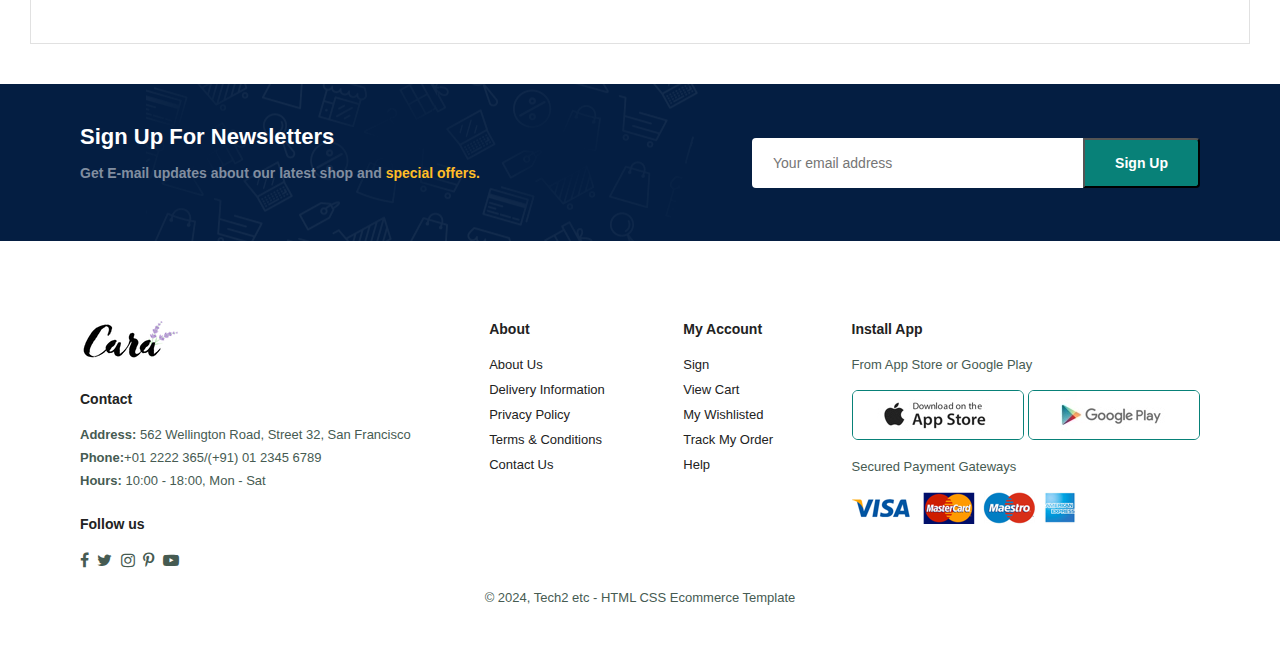
<file: contact.html>
<!DOCTYPE html>
<html lang="en">
  <head>
    <meta charset="UTF-8" />
    <meta name="viewport" content="width=device-width, initial-scale=1.0" />
    <title>Our E-commerce Website</title>
    <link
      href="https://maxcdn.bootstrapcdn.com/font-awesome/4.4.0/css/font-awesome.min.css"
      rel="stylesheet"
    />

    <link rel="stylesheet" href="style.css" />
  </head>
  <body>
    <section id="header">
      <a href="#"><img src="img/logo.png" class="logo" alt="" /></a>
      <div>
        <ul id="navbar">
          <li><a href="index.html">Home</a></li>
          <li><a href="shop.html">Shop</a></li>
          <li><a href="blog.html">Blog</a></li>
          <li><a href="about.html">About</a></li>
          <li><a class="active" href="contact.html">Contact</a></li>
          <li id="lg-bag">
            <a href="cart.html"
              ><i class="fa fa-shopping-cart" aria-hidden="true"></i
            ></a>
          </li>
          <a href="#" id="close"
            ><i class="fa fa-times" aria-hidden="true"></i
          ></a>
        </ul>
      </div>
      <div id="mobile">
        <a href="cart.html">
          <i class="fa fa-shopping-cart" aria-hidden="true"></i
        ></a>
        <i id="bar" class="fa fa-bars" aria-hidden="true"></i>
      </div>
    </section>

    <section id="page-header" class="about-header">
      <h2>#let's_talk</h2>
      <p>LEAVE A MESSAGE, We love to hear from you!</p>
    </section>
    <section id="contact-details" class="section-p1">
      <div class="details">
        <span>GET IN TOUCH</span>
        <h2>Visit one of our agency locations or contact us today</h2>
        <h3>Head Office</h3>
        <div>
          <li>
            <i class="fa fa-map-o" aria-hidden="true"></i>
            <p>56 Glassford Street Glasglow G1 1UL New York</p>
          </li>
          <li>
            <i class="fa fa-envelope-o" aria-hidden="true"></i>
            <p>contact©example.com</p>
          </li>
          <li>
            <i class="fa fa-phone" aria-hidden="true"></i>
            <p>contact©example.com</p>
          </li>
          <li>
            <i class="fa fa-clock-o" aria-hidden="true"></i>
            <p>Monday to Saturday: 9:00am to 16.pm</p>
          </li>
        </div>
      </div>
      <div class="map">
        <iframe
          src="https://www.google.com/maps/embed?pb=!1m18!1m12!1m3!1d2469.8088029523014!2d-1.256941723820283!3d51.75481969259903!2m3!1f0!2f0!3f0!3m2!1i1024!2i768!4f13.1!3m3!1m2!1s0x4876c6a9ef8c485b%3A0xd2ff1883a001afed!2sUniversity%20of%20Oxford!5e0!3m2!1sen!2sin!4v1709379429535!5m2!1sen!2sin"
          width="600"
          height="450"
          style="border: 0"
          allowfullscreen=""
          loading="lazy"
          referrerpolicy="no-referrer-when-downgrade"
        ></iframe>
      </div>
    </section>
    <section id="form-details">
      <form action="">
        <span>LEAVE A MESSAGE</span>
        <h2>We love to hear from you</h2>
        <input type="text" placeholder="Your Name" />
        <input type="text" placeholder="E-mail" />
        <input type="text" placeholder="Subject" />
        <textarea
          name=""
          id=""
          cols="30"
          rows="10"
          placeholder="Your Message"
        ></textarea>
        <button class="normal">Submit</button>
      </form>
      <div class="people">
        <div>
          <img src="img/contact/1.png" alt="" />
          <p>
            <span>John Doe</span> Senior marketing Manager <br />
            Phone: +000 123 000 70 88 <br />
            Email: contact@example.com
          </p>
        </div>
        <div>
          <img src="img/contact/2.png" alt="" />
          <p>
            <span>William Smith </span> Senior marketing Manager <br />
            Phone: +000 123 000 70 88 <br />
            Email: contact@example.com
          </p>
        </div>
        <div>
          <img src="img/contact/3.png" alt="" />
          <p>
            <span>Emma Stone</span> Senior marketing Manager <br />
            Phone: +000 123 000 70 88 <br />
            Email: contact@example.com
          </p>
        </div>
      </div>
    </section>
    <section id="newsletter" class="section-p1 section-m1">
      <div class="newstext">
        <h4>Sign Up For Newsletters</h4>
        <p>
          Get E-mail updates about our latest shop and
          <span> special offers.</span>
        </p>
      </div>
      <div class="form">
        <input type="text" placeholder="Your email address" />
        <button class="normal">Sign Up</button>
      </div>
    </section>

    <footer class="section-p1">
      <div class="col">
        <img class="logo" src="img/logo.png" alt="" />
        <h4>Contact</h4>
        <p>
          <strong>Address: </strong>562 Wellington Road, Street 32, San
          Francisco
        </p>
        <p><strong>Phone:</strong>+01 2222 365/(+91) 01 2345 6789</p>
        <p><strong>Hours:</strong> 10:00 - 18:00, Mon - Sat</p>
        <div class="follow">
          <h4>Follow us</h4>
          <div class="icon">
            <i class="fa fa-facebook" aria-hidden="true"></i>
            <i class="fa fa-twitter" aria-hidden="true"></i>
            <i class="fa fa-instagram" aria-hidden="true"></i>
            <i class="fa fa-pinterest-p" aria-hidden="true"></i>
            <i class="fa fa-youtube-play" aria-hidden="true"></i>
          </div>
        </div>
      </div>

      <div class="col">
        <h4>About</h4>
        <a href="#">About Us</a>
        <a href="#">Delivery Information</a>
        <a href="#">Privacy Policy</a>
        <a href="#">Terms & Conditions</a>
        <a href="#">Contact Us</a>
      </div>

      <div class="col">
        <h4>My Account</h4>
        <a href="#">Sign</a>
        <a href="#">View Cart</a>
        <a href="#">My Wishlisted</a>
        <a href="#">Track My Order</a>
        <a href="#">Help</a>
      </div>

      <div class="col install">
        <h4>Install App</h4>
        <p>From App Store or Google Play</p>
        <div class="row">
          <img src="img/app.jpg" alt="" />
          <img src="img/play.jpg" alt="" />
        </div>
        <p>Secured Payment Gateways</p>
        <img src="img/pay.png" alt="" />
      </div>

      <div class="copyright">
        <p>© 2024, Tech2 etc - HTML CSS Ecommerce Template</p>
      </div>
    </footer>
    <script src="script.js"></script>
  </body>
</html>
</file>
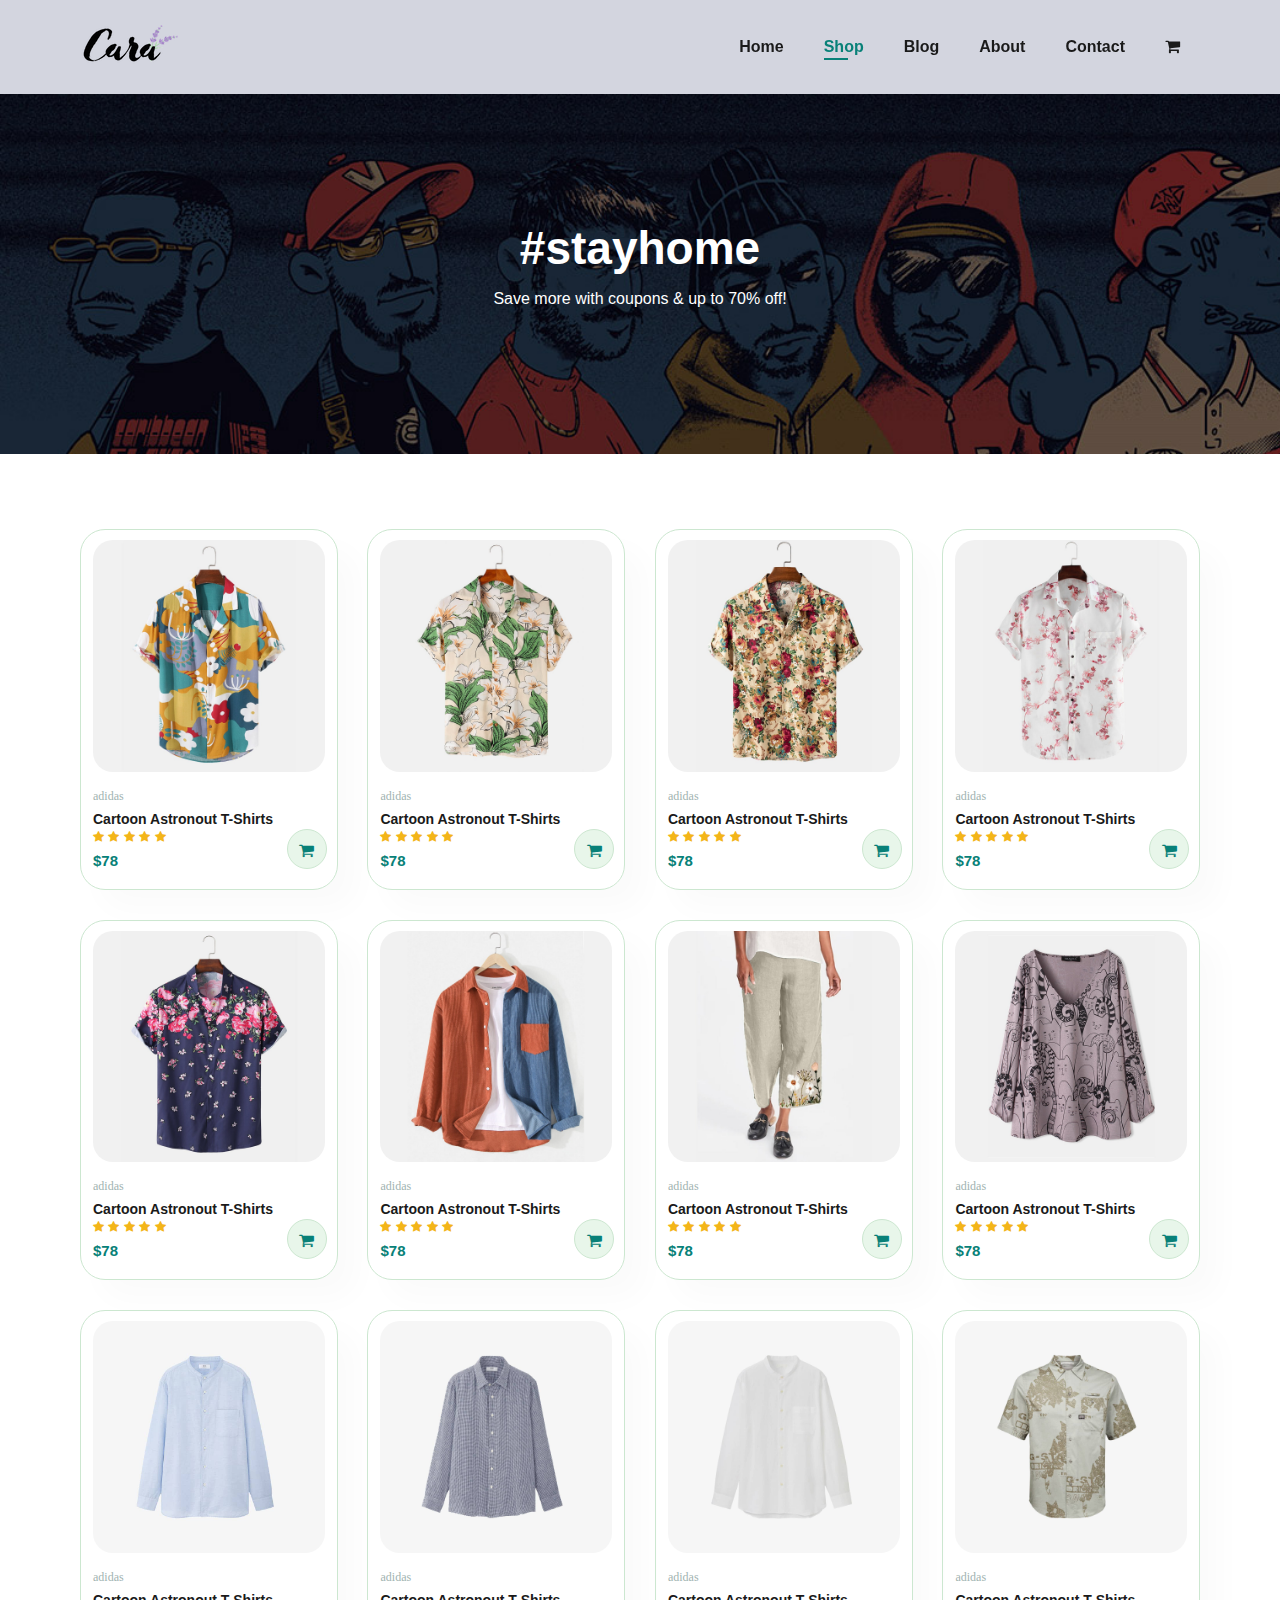
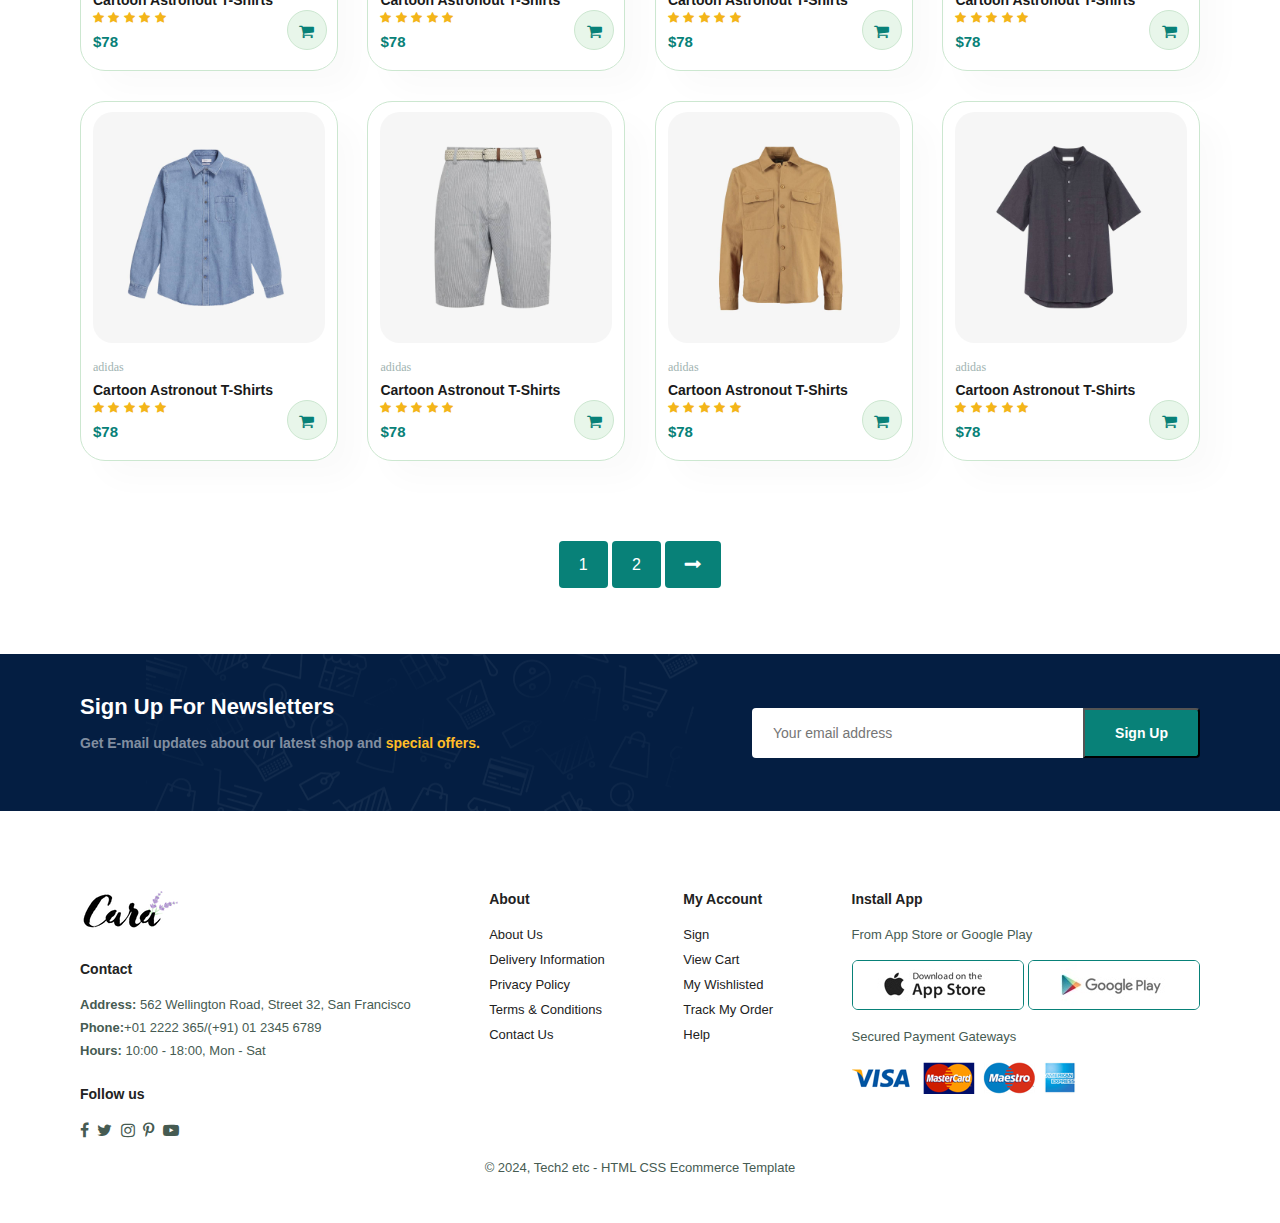
<file: shop.html>
<!DOCTYPE html>
<html lang="en">
  <head>
    <meta charset="UTF-8" />
    <meta name="viewport" content="width=device-width, initial-scale=1.0" />
    <title>Our E-commerce Website</title>
    <link
      href="https://maxcdn.bootstrapcdn.com/font-awesome/4.4.0/css/font-awesome.min.css"
      rel="stylesheet"
    />

    <link rel="stylesheet" href="style.css" />
  </head>
  <body>
    <section id="header">
      <a href="#"><img src="img/logo.png" class="logo" alt="" /></a>
      <div>
        <ul id="navbar">
          <li><a href="index.html">Home</a></li>
          <li><a class="active" href="shop.html">Shop</a></li>
          <li><a href="blog.html">Blog</a></li>
          <li><a href="about.html">About</a></li>
          <li><a href="contact.html">Contact</a></li>
          <li id="lg-bag">
            <a href="cart.html"
              ><i class="fa fa-shopping-cart" aria-hidden="true"></i
            ></a>
          </li>
          <a href="#" id="close"
            ><i class="fa fa-times" aria-hidden="true"></i
          ></a>
        </ul>
      </div>
      <div id="mobile">
        <a href="cart.html">
          <i class="fa fa-shopping-cart" aria-hidden="true"></i
        ></a>
        <i id="bar" class="fa fa-bars" aria-hidden="true"></i>
      </div>
    </section>

    <section id="page-header">
      <h2>#stayhome</h2>
      <p>Save more with coupons & up to 70% off!</p>
    </section>
    <section id="product1" class="section-p1">
      
      <div class="pro-container">
        <div class="pro" onclick="window.location.href='sproduct.html';">
          <img src="img/f1.jpg" />
          <div class="des">
            <span>adidas</span>
            <h5>Cartoon Astronout T-Shirts</h5>
            <div class="star">
              <i class="fa fa-star" aria-hidden="true"></i>
              <i class="fa fa-star" aria-hidden="true"></i>
              <i class="fa fa-star" aria-hidden="true"></i>
              <i class="fa fa-star" aria-hidden="true"></i>
              <i class="fa fa-star" aria-hidden="true"></i>
            </div>
            <h4>$78</h4>
          </div>
          <a href="#"
            ><i class="fa fa-shopping-cart cart" aria-hidden="true"></i
          ></a>
        </div>
        <div class="pro">
          <img src="img/f2.jpg" />
          <div class="des">
            <span>adidas</span>
            <h5>Cartoon Astronout T-Shirts</h5>
            <div class="star">
              <i class="fa fa-star" aria-hidden="true"></i>
              <i class="fa fa-star" aria-hidden="true"></i>
              <i class="fa fa-star" aria-hidden="true"></i>
              <i class="fa fa-star" aria-hidden="true"></i>
              <i class="fa fa-star" aria-hidden="true"></i>
            </div>
            <h4>$78</h4>
          </div>
          <a href="#"
            ><i class="fa fa-shopping-cart cart" aria-hidden="true"></i
          ></a>
        </div>
        <div class="pro">
          <img src="img/f3.jpg" />
          <div class="des">
            <span>adidas</span>
            <h5>Cartoon Astronout T-Shirts</h5>
            <div class="star">
              <i class="fa fa-star" aria-hidden="true"></i>
              <i class="fa fa-star" aria-hidden="true"></i>
              <i class="fa fa-star" aria-hidden="true"></i>
              <i class="fa fa-star" aria-hidden="true"></i>
              <i class="fa fa-star" aria-hidden="true"></i>
            </div>
            <h4>$78</h4>
          </div>
          <a href="#"
            ><i class="fa fa-shopping-cart cart" aria-hidden="true"></i
          ></a>
        </div>
        <div class="pro">
          <img src="img/f4.jpg" />
          <div class="des">
            <span>adidas</span>
            <h5>Cartoon Astronout T-Shirts</h5>
            <div class="star">
              <i class="fa fa-star" aria-hidden="true"></i>
              <i class="fa fa-star" aria-hidden="true"></i>
              <i class="fa fa-star" aria-hidden="true"></i>
              <i class="fa fa-star" aria-hidden="true"></i>
              <i class="fa fa-star" aria-hidden="true"></i>
            </div>
            <h4>$78</h4>
          </div>
          <a href="#"
            ><i class="fa fa-shopping-cart cart" aria-hidden="true"></i
          ></a>
        </div>
        <div class="pro">
          <img src="img/f5.jpg" />
          <div class="des">
            <span>adidas</span>
            <h5>Cartoon Astronout T-Shirts</h5>
            <div class="star">
              <i class="fa fa-star" aria-hidden="true"></i>
              <i class="fa fa-star" aria-hidden="true"></i>
              <i class="fa fa-star" aria-hidden="true"></i>
              <i class="fa fa-star" aria-hidden="true"></i>
              <i class="fa fa-star" aria-hidden="true"></i>
            </div>
            <h4>$78</h4>
          </div>
          <a href="#"
            ><i class="fa fa-shopping-cart cart" aria-hidden="true"></i
          ></a>
        </div>
        <div class="pro">
          <img src="img/f6.jpg" />
          <div class="des">
            <span>adidas</span>
            <h5>Cartoon Astronout T-Shirts</h5>
            <div class="star">
              <i class="fa fa-star" aria-hidden="true"></i>
              <i class="fa fa-star" aria-hidden="true"></i>
              <i class="fa fa-star" aria-hidden="true"></i>
              <i class="fa fa-star" aria-hidden="true"></i>
              <i class="fa fa-star" aria-hidden="true"></i>
            </div>
            <h4>$78</h4>
          </div>
          <a href="#"
            ><i class="fa fa-shopping-cart cart" aria-hidden="true"></i
          ></a>
        </div>
        <div class="pro">
          <img src="img/f7.jpg" />
          <div class="des">
            <span>adidas</span>
            <h5>Cartoon Astronout T-Shirts</h5>
            <div class="star">
              <i class="fa fa-star" aria-hidden="true"></i>
              <i class="fa fa-star" aria-hidden="true"></i>
              <i class="fa fa-star" aria-hidden="true"></i>
              <i class="fa fa-star" aria-hidden="true"></i>
              <i class="fa fa-star" aria-hidden="true"></i>
            </div>
            <h4>$78</h4>
          </div>
          <a href="#"
            ><i class="fa fa-shopping-cart cart" aria-hidden="true"></i
          ></a>
        </div>
        <div class="pro">
          <img src="img/f8.jpg" />
          <div class="des">
            <span>adidas</span>
            <h5>Cartoon Astronout T-Shirts</h5>
            <div class="star">
              <i class="fa fa-star" aria-hidden="true"></i>
              <i class="fa fa-star" aria-hidden="true"></i>
              <i class="fa fa-star" aria-hidden="true"></i>
              <i class="fa fa-star" aria-hidden="true"></i>
              <i class="fa fa-star" aria-hidden="true"></i>
            </div>
            <h4>$78</h4>
          </div>
          <a href="#"
            ><i class="fa fa-shopping-cart cart" aria-hidden="true"></i
          ></a>
        </div>
      
        <div class="pro">
          <img src="img/n1.jpg" />
          <div class="des">
            <span>adidas</span>
            <h5>Cartoon Astronout T-Shirts</h5>
            <div class="star">
              <i class="fa fa-star" aria-hidden="true"></i>
              <i class="fa fa-star" aria-hidden="true"></i>
              <i class="fa fa-star" aria-hidden="true"></i>
              <i class="fa fa-star" aria-hidden="true"></i>
              <i class="fa fa-star" aria-hidden="true"></i>
            </div>
            <h4>$78</h4>
          </div>
          <a href="#"
            ><i class="fa fa-shopping-cart cart" aria-hidden="true"></i
          ></a>
        </div>
        <div class="pro">
          <img src="img/n2.jpg" />
          <div class="des">
            <span>adidas</span>
            <h5>Cartoon Astronout T-Shirts</h5>
            <div class="star">
              <i class="fa fa-star" aria-hidden="true"></i>
              <i class="fa fa-star" aria-hidden="true"></i>
              <i class="fa fa-star" aria-hidden="true"></i>
              <i class="fa fa-star" aria-hidden="true"></i>
              <i class="fa fa-star" aria-hidden="true"></i>
            </div>
            <h4>$78</h4>
          </div>
          <a href="#"
            ><i class="fa fa-shopping-cart cart" aria-hidden="true"></i
          ></a>
        </div>
        <div class="pro">
          <img src="img/n3.jpg" />
          <div class="des">
            <span>adidas</span>
            <h5>Cartoon Astronout T-Shirts</h5>
            <div class="star">
              <i class="fa fa-star" aria-hidden="true"></i>
              <i class="fa fa-star" aria-hidden="true"></i>
              <i class="fa fa-star" aria-hidden="true"></i>
              <i class="fa fa-star" aria-hidden="true"></i>
              <i class="fa fa-star" aria-hidden="true"></i>
            </div>
            <h4>$78</h4>
          </div>
          <a href="#"
            ><i class="fa fa-shopping-cart cart" aria-hidden="true"></i
          ></a>
        </div>
        <div class="pro">
          <img src="img/n4.jpg" />
          <div class="des">
            <span>adidas</span>
            <h5>Cartoon Astronout T-Shirts</h5>
            <div class="star">
              <i class="fa fa-star" aria-hidden="true"></i>
              <i class="fa fa-star" aria-hidden="true"></i>
              <i class="fa fa-star" aria-hidden="true"></i>
              <i class="fa fa-star" aria-hidden="true"></i>
              <i class="fa fa-star" aria-hidden="true"></i>
            </div>
            <h4>$78</h4>
          </div>
          <a href="#"
            ><i class="fa fa-shopping-cart cart" aria-hidden="true"></i
          ></a>
        </div>
        <div class="pro">
          <img src="img/n5.jpg" />
          <div class="des">
            <span>adidas</span>
            <h5>Cartoon Astronout T-Shirts</h5>
            <div class="star">
              <i class="fa fa-star" aria-hidden="true"></i>
              <i class="fa fa-star" aria-hidden="true"></i>
              <i class="fa fa-star" aria-hidden="true"></i>
              <i class="fa fa-star" aria-hidden="true"></i>
              <i class="fa fa-star" aria-hidden="true"></i>
            </div>
            <h4>$78</h4>
          </div>
          <a href="#"
            ><i class="fa fa-shopping-cart cart" aria-hidden="true"></i
          ></a>
        </div>
        <div class="pro">
          <img src="img/n6.jpg" />
          <div class="des">
            <span>adidas</span>
            <h5>Cartoon Astronout T-Shirts</h5>
            <div class="star">
              <i class="fa fa-star" aria-hidden="true"></i>
              <i class="fa fa-star" aria-hidden="true"></i>
              <i class="fa fa-star" aria-hidden="true"></i>
              <i class="fa fa-star" aria-hidden="true"></i>
              <i class="fa fa-star" aria-hidden="true"></i>
            </div>
            <h4>$78</h4>
          </div>
          <a href="#"
            ><i class="fa fa-shopping-cart cart" aria-hidden="true"></i
          ></a>
        </div>
        <div class="pro">
          <img src="img/n7.jpg" />
          <div class="des">
            <span>adidas</span>
            <h5>Cartoon Astronout T-Shirts</h5>
            <div class="star">
              <i class="fa fa-star" aria-hidden="true"></i>
              <i class="fa fa-star" aria-hidden="true"></i>
              <i class="fa fa-star" aria-hidden="true"></i>
              <i class="fa fa-star" aria-hidden="true"></i>
              <i class="fa fa-star" aria-hidden="true"></i>
            </div>
            <h4>$78</h4>
          </div>
          <a href="#"
            ><i class="fa fa-shopping-cart cart" aria-hidden="true"></i
          ></a>
        </div>
        <div class="pro">
          <img src="img/n8.jpg" />
          <div class="des">
            <span>adidas</span>
            <h5>Cartoon Astronout T-Shirts</h5>
            <div class="star">
              <i class="fa fa-star" aria-hidden="true"></i>
              <i class="fa fa-star" aria-hidden="true"></i>
              <i class="fa fa-star" aria-hidden="true"></i>
              <i class="fa fa-star" aria-hidden="true"></i>
              <i class="fa fa-star" aria-hidden="true"></i>
            </div>
            <h4>$78</h4>
          </div>
          <a href="#"
            ><i class="fa fa-shopping-cart cart" aria-hidden="true"></i
          ></a>
        </div>
      </div>
    </section>
    <section id="pagination" class="section-p1">
    <a href="#">1</a>
    <a href="#">2</a>
    <a href="#"><i class="fa fa-long-arrow-right" aria-hidden="true"></i></a>
    </section>
    <section id="newsletter" class="section-p1 section-m1">
      <div class="newstext">
        <h4>Sign Up For Newsletters</h4>
        <p>
          Get E-mail updates about our latest shop and
          <span> special offers.</span>
        </p>
      </div>
      <div class="form">
        <input type="text" placeholder="Your email address" />
        <button class="normal">Sign Up</button>
      </div>
    </section>

    <footer class="section-p1">
      <div class="col">
        <img class="logo" src="img/logo.png" alt="" />
        <h4>Contact</h4>
        <p>
          <strong>Address: </strong>562 Wellington Road, Street 32, San
          Francisco
        </p>
        <p><strong>Phone:</strong>+01 2222 365/(+91) 01 2345 6789</p>
        <p><strong>Hours:</strong> 10:00 - 18:00, Mon - Sat</p>
        <div class="follow">
          <h4>Follow us</h4>
          <div class="icon">
            <i class="fa fa-facebook" aria-hidden="true"></i>
            <i class="fa fa-twitter" aria-hidden="true"></i>
            <i class="fa fa-instagram" aria-hidden="true"></i>
            <i class="fa fa-pinterest-p" aria-hidden="true"></i>
            <i class="fa fa-youtube-play" aria-hidden="true"></i>
          </div>
        </div>
      </div>

      <div class="col">
        <h4>About</h4>
        <a href="#">About Us</a>
        <a href="#">Delivery Information</a>
        <a href="#">Privacy Policy</a>
        <a href="#">Terms & Conditions</a>
        <a href="#">Contact Us</a>
      </div>

      <div class="col">
        <h4>My Account</h4>
        <a href="#">Sign</a>
        <a href="#">View Cart</a>
        <a href="#">My Wishlisted</a>
        <a href="#">Track My Order</a>
        <a href="#">Help</a>
      </div>

      <div class="col install">
        <h4>Install App</h4>
        <p>From App Store or Google Play</p>
        <div class="row">
          <img src="img/app.jpg" alt="" />
          <img src="img/play.jpg" alt="" />
        </div>
        <p>Secured Payment Gateways</p>
        <img src="img/pay.png" alt="" />
      </div>

      <div class="copyright">
        <p>© 2024, Tech2 etc - HTML CSS Ecommerce Template</p>
      </div>
    </footer>
    <script src="script.js"></script>
  </body>
</html>
</file>
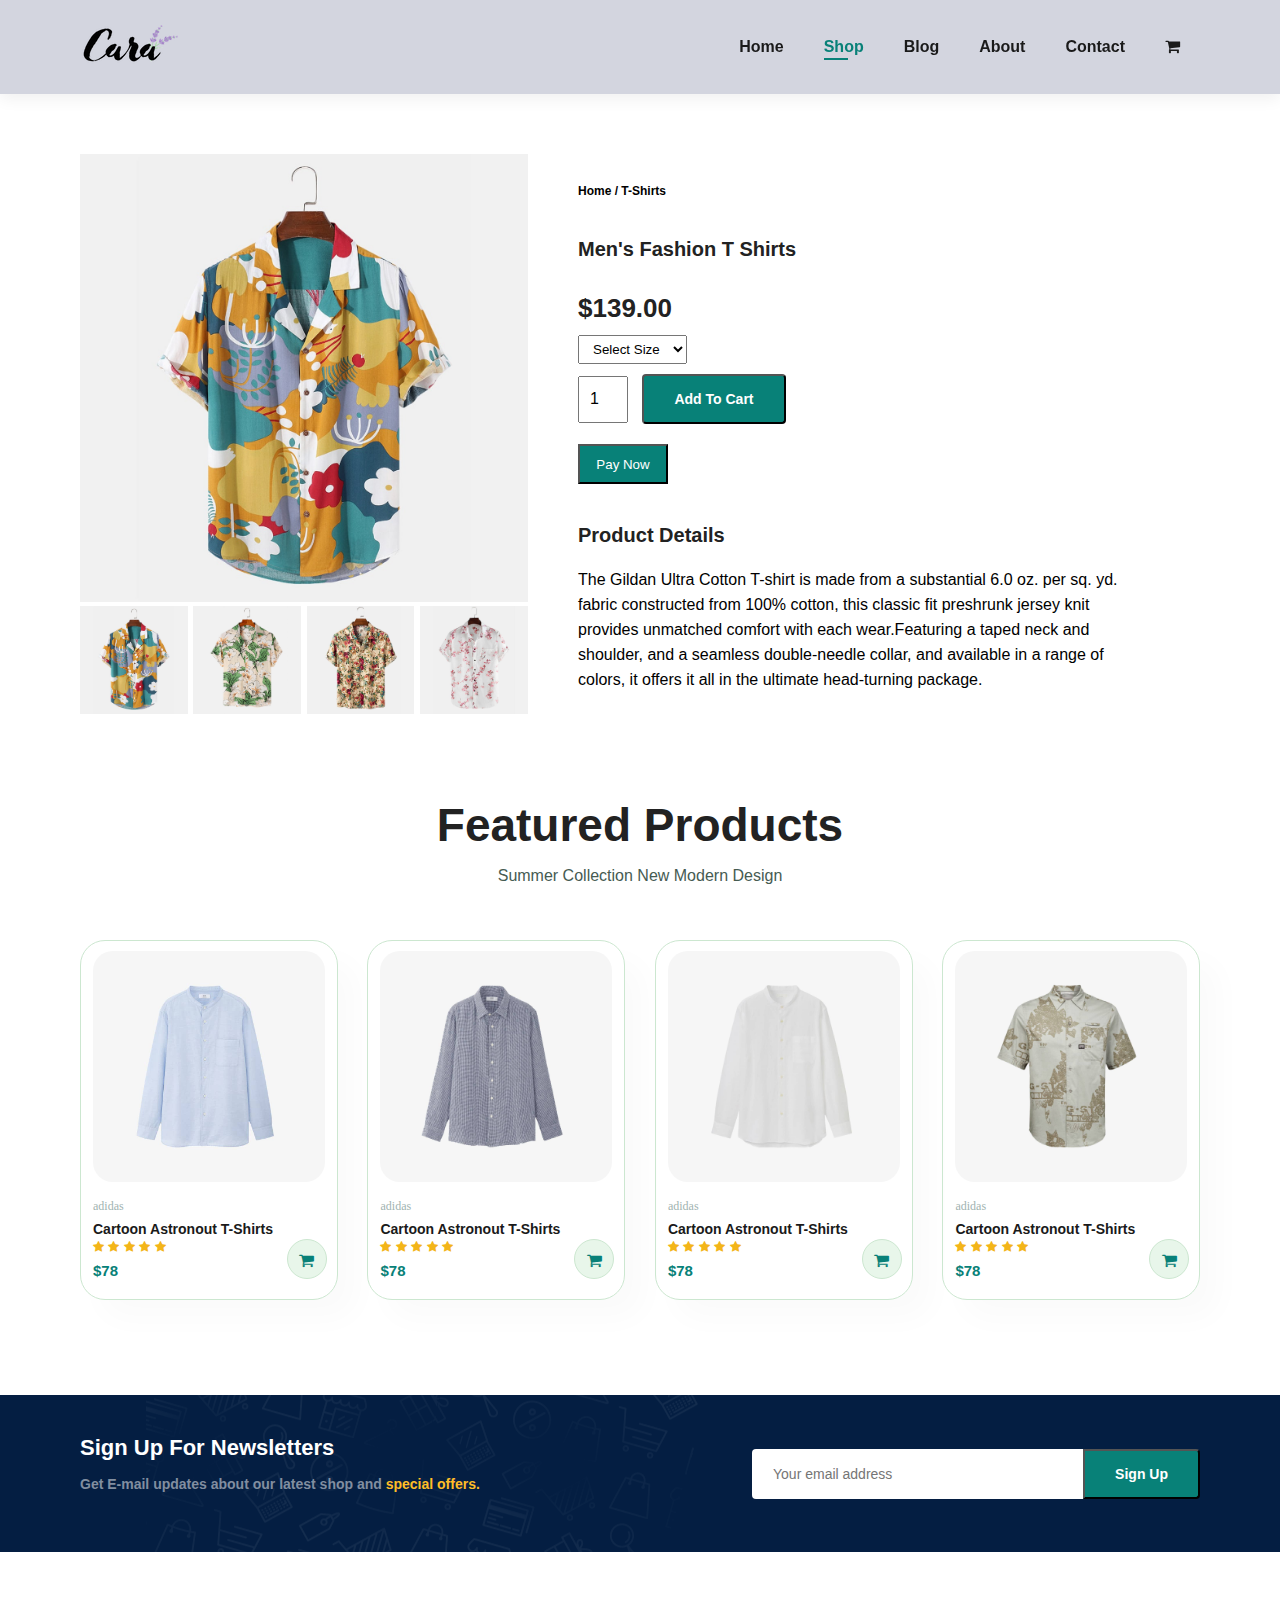
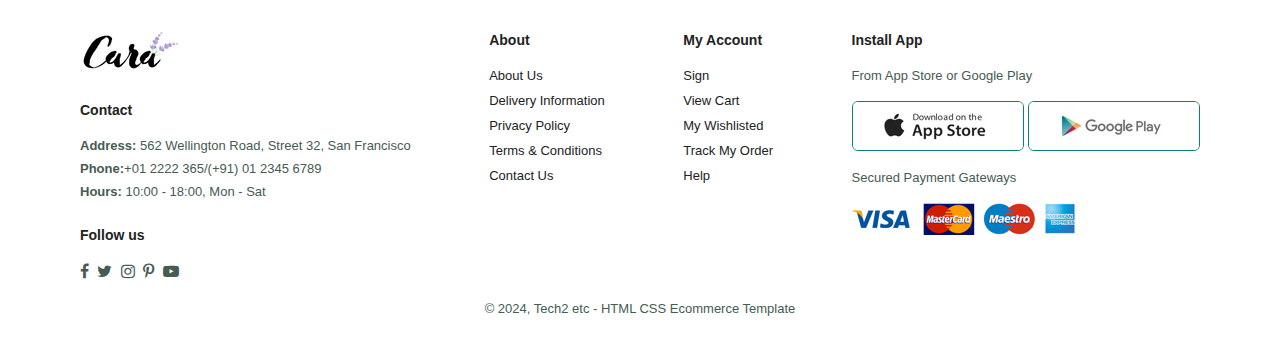
<file: sproduct.html>
<!DOCTYPE html>
<html lang="en">
  <head>
    <meta charset="UTF-8" />
    <meta name="viewport" content="width=device-width, initial-scale=1.0" />
    <title>Our E-commerce Website</title>
    <link
      href="https://maxcdn.bootstrapcdn.com/font-awesome/4.4.0/css/font-awesome.min.css"
      rel="stylesheet"
    />

    <link rel="stylesheet" href="style.css" />
  </head>
  <body>
    <section id="header">
      <a href="#"><img src="img/logo.png" class="logo" alt="" /></a>
      <div>
        <ul id="navbar">
          <li><a href="index.html">Home</a></li>
          <li><a class="active" href="shop.html">Shop</a></li>
          <li><a href="blog.html">Blog</a></li>
          <li><a href="about.html">About</a></li>
          <li><a href="contact.html">Contact</a></li>
          <li id="lg-bag">
            <a href="cart.html"
              ><i class="fa fa-shopping-cart" aria-hidden="true"></i
            ></a>
          </li>
          <a href="#" id="close"
            ><i class="fa fa-times" aria-hidden="true"></i
          ></a>
        </ul>
      </div>
      <div id="mobile">
        <a href="cart.html">
          <i class="fa fa-shopping-cart" aria-hidden="true"></i
        ></a>
        <i id="bar" class="fa fa-bars" aria-hidden="true"></i>
      </div>
    </section>
    <section id="prodetails" class="section-p1">
      <div class="single-pro-image">
        <img src="img/f1.jpg" width="100%" id="MainImg" alt="" />

        <div class="small-img-group">
          <div class="small-img-col">
            <img src="img/f1.jpg" width="100%" class="small-img" alt="" />
          </div>
          <div class="small-img-col">
            <img src="img/f2.jpg" width="100%" class="small-img" alt="" />
          </div>
          <div class="small-img-col">
            <img src="img/f3.jpg" width="100%" class="small-img" alt="" />
          </div>
          <div class="small-img-col">
            <img src="img/f4.jpg" width="100%" class="small-img" alt="" />
          </div>
        </div>
      </div>
      <div class="single-pro-details">
        <h6>Home / T-Shirts</h6>
        <h4>Men's Fashion T Shirts</h4>
        <h2>$139.00</h2>
        <select>
          <option>Select Size</option>
          <option>XL</option>
          <option>XXL</option>
          <option>Small</option>
          <option>Large</option>
        </select>
        <input type="number" value="1" />
        <button class="normal">Add To Cart</button>
        <div>
          <button id="rzp-button">Pay Now</button>
        </div>

        <h4>Product Details</h4>
        <span
          >The Gildan Ultra Cotton T-shirt is made from a substantial 6.0 oz.
          per sq. yd. fabric constructed from 100% cotton, this classic fit
          preshrunk jersey knit provides unmatched comfort with each
          wear.Featuring a taped neck and shoulder, and a seamless double-needle
          collar, and available in a range of colors, it offers it all in the
          ultimate head-turning package.
        </span>
      </div>
    </section>
    <section id="product1" class="section-p1">
      <h2>Featured Products</h2>
      <p>Summer Collection New Modern Design</p>
      <div class="pro-container">
        <div class="pro">
          <img src="img/n1.jpg" />
          <div class="des">
            <span>adidas</span>
            <h5>Cartoon Astronout T-Shirts</h5>
            <div class="star">
              <i class="fa fa-star" aria-hidden="true"></i>
              <i class="fa fa-star" aria-hidden="true"></i>
              <i class="fa fa-star" aria-hidden="true"></i>
              <i class="fa fa-star" aria-hidden="true"></i>
              <i class="fa fa-star" aria-hidden="true"></i>
            </div>
            <h4>$78</h4>
          </div>
          <a href="#"
            ><i class="fa fa-shopping-cart cart" aria-hidden="true"></i
          ></a>
        </div>
        <div class="pro">
          <img src="img/n2.jpg" />
          <div class="des">
            <span>adidas</span>
            <h5>Cartoon Astronout T-Shirts</h5>
            <div class="star">
              <i class="fa fa-star" aria-hidden="true"></i>
              <i class="fa fa-star" aria-hidden="true"></i>
              <i class="fa fa-star" aria-hidden="true"></i>
              <i class="fa fa-star" aria-hidden="true"></i>
              <i class="fa fa-star" aria-hidden="true"></i>
            </div>
            <h4>$78</h4>
          </div>
          <a href="#"
            ><i class="fa fa-shopping-cart cart" aria-hidden="true"></i
          ></a>
        </div>
        <div class="pro">
          <img src="img/n3.jpg" />
          <div class="des">
            <span>adidas</span>
            <h5>Cartoon Astronout T-Shirts</h5>
            <div class="star">
              <i class="fa fa-star" aria-hidden="true"></i>
              <i class="fa fa-star" aria-hidden="true"></i>
              <i class="fa fa-star" aria-hidden="true"></i>
              <i class="fa fa-star" aria-hidden="true"></i>
              <i class="fa fa-star" aria-hidden="true"></i>
            </div>
            <h4>$78</h4>
          </div>
          <a href="#"
            ><i class="fa fa-shopping-cart cart" aria-hidden="true"></i
          ></a>
        </div>
        <div class="pro">
          <img src="img/n4.jpg" />
          <div class="des">
            <span>adidas</span>
            <h5>Cartoon Astronout T-Shirts</h5>
            <div class="star">
              <i class="fa fa-star" aria-hidden="true"></i>
              <i class="fa fa-star" aria-hidden="true"></i>
              <i class="fa fa-star" aria-hidden="true"></i>
              <i class="fa fa-star" aria-hidden="true"></i>
              <i class="fa fa-star" aria-hidden="true"></i>
            </div>
            <h4>$78</h4>
          </div>
          <a href="#"
            ><i class="fa fa-shopping-cart cart" aria-hidden="true"></i
          ></a>
        </div>
      </div>
    </section>
    <section id="newsletter" class="section-p1 section-m1">
      <div class="newstext">
        <h4>Sign Up For Newsletters</h4>
        <p>
          Get E-mail updates about our latest shop and
          <span> special offers.</span>
        </p>
      </div>
      <div class="form">
        <input type="text" placeholder="Your email address" />
        <button class="normal">Sign Up</button>
      </div>
    </section>
    <footer class="section-p1">
      <div class="col">
        <img class="logo" src="img/logo.png" alt="" />
        <h4>Contact</h4>
        <p>
          <strong>Address: </strong>562 Wellington Road, Street 32, San
          Francisco
        </p>
        <p><strong>Phone:</strong>+01 2222 365/(+91) 01 2345 6789</p>
        <p><strong>Hours:</strong> 10:00 - 18:00, Mon - Sat</p>
        <div class="follow">
          <h4>Follow us</h4>
          <div class="icon">
            <i class="fa fa-facebook" aria-hidden="true"></i>
            <i class="fa fa-twitter" aria-hidden="true"></i>
            <i class="fa fa-instagram" aria-hidden="true"></i>
            <i class="fa fa-pinterest-p" aria-hidden="true"></i>
            <i class="fa fa-youtube-play" aria-hidden="true"></i>
          </div>
        </div>
      </div>

      <div class="col">
        <h4>About</h4>
        <a href="#">About Us</a>
        <a href="#">Delivery Information</a>
        <a href="#">Privacy Policy</a>
        <a href="#">Terms & Conditions</a>
        <a href="#">Contact Us</a>
      </div>

      <div class="col">
        <h4>My Account</h4>
        <a href="#">Sign</a>
        <a href="#">View Cart</a>
        <a href="#">My Wishlisted</a>
        <a href="#">Track My Order</a>
        <a href="#">Help</a>
      </div>

      <div class="col install">
        <h4>Install App</h4>
        <p>From App Store or Google Play</p>
        <div class="row">
          <img src="img/app.jpg" alt="" />
          <img src="img/play.jpg" alt="" />
        </div>
        <p>Secured Payment Gateways</p>
        <img src="img/pay.png" alt="" />
      </div>

      <div class="copyright">
        <p>© 2024, Tech2 etc - HTML CSS Ecommerce Template</p>
      </div>
    </footer>
    <script>
      var MainImg = document.getElementById("MainImg");
      var smallimg = document.getElementsByClassName("small-img");
      smallimg[0].onclick = function () {
        MainImg.src = smallimg[0].src;
      };
      smallimg[1].onclick = function () {
        MainImg.src = smallimg[1].src;
      };
      smallimg[2].onclick = function () {
        MainImg.src = smallimg[2].src;
      };
      smallimg[3].onclick = function () {
        MainImg.src = smallimg[3].src;
      };
    </script>
    <script src="https://checkout.razorpay.com/v1/checkout.js"></script>
    <script>
      var options = {
        key: "rzp_test_Q5YDNhqCtC9GHn",
        amount: 100000, // amount in paise (50000 = ₹500)
        currency: "INR",
        name: "CARA LIMITED",
        description: "Product description",
        image: "https://yourcompany.com/logo.png",
        handler: function (response) {
          // Handle successful payment
          alert(
            "Payment successful! Payment ID: " + response.razorpay_payment_id
          );
        },
        prefill: {
          name: "Megha Verma",
          email: "Meghaverma@yopmail.com",
          contact: "987474748883",
        },
        theme: {
          color: "#F37254",
        },
      };

      var rzp = new Razorpay(options);

      document.getElementById("rzp-button").onclick = function (e) {
        rzp.open();
        e.preventDefault();
      };
    </script>
    <script src="script.js"></script>
  </body>
</html>
</file>
<file: style.css>
@import url("https://fonts.googleapis.com/css2?family=Open+Sans:wght@300&family=Poppins:wght@300&family=Roboto:wght@300;400&display=swap");

* {
  margin: 0;
  padding: 0;
  box-sizing: border-box;
  font-family: sans-serif;
}

h1 {
  font-size: 50px;
  line-height: 64px;
  color: #222;
}

h2 {
  font-size: 46px;
  line-height: 54px;
  color: #222;
}
h4 {
  font-size: 20px;
  color: #222;
}
h6 {
  font-weight: 700;
  font-size: 12px;
}
p {
  font-size: 16px;
  color: #465b52;
  margin: 15px 0 20px 0;
}
.section-p1 {
  padding: 40px 80px;
}
.section-m1 {
  margin: 40px 0;
}
button.normal {
  font-size: 14px;
  font-weight: 600;
  padding: 15px 30px;
  color: #000;
  background-color: #fff;
  border-radius: 4px;
  cursor: pointer;
  outline: none;
  transition: 0.2s;
}
button.white {
  font-size: 13px;
  font-weight: 600;
  padding: 11px 18px;
  color: #fff;
  background-color: transparent;
  cursor: pointer;
  border: 1px solid#fff;
  outline: none;
  transition: 0.2s;
}
body {
  width: 100%;
}
/* Header Start */

#header {
  display: flex;
  align-items: center;
  justify-content: space-between;
  padding: 25px 80px;
  background: #d3d5df;
  box-shadow: 0 5px 15px rgba(0, 0, 0, 0.06); /*from x it will be 0 from y it will be 5 px and the radius it will be 15px then we have to add a rgba value*/
  z-index: 999;
  position: sticky;
  top: 0;
  left: 0;
}
#navbar {
  display: flex;
  align-items: center;
  justify-content: center;
}
#navbar li {
  list-style: none;
  padding: 0 20px;
  position: relative;
}
#navbar li a {
  text-decoration: none;
  font-size: 16px;
  font-weight: 600;
  color: #1a1a1a;
  transition: 0.3s ease;
}
#navbar li a:hover,
#navbar li a.active {
  color: #088178;
}
#navbar li a.active::after,
#navbar li a:hover::after {
  /*pseudo classes :- after & before*/
  content: "";
  width: 30%;
  height: 2px;
  background: #088178;
  position: absolute;
  bottom: -4px;
  left: 20px;
}
#mobile {
  display: none;
  align-items: center;
}
#close {
  display: none;
}

/*Home Page*/
#hero {
  background-image: url("img/hero4.png");
  height: 90vh;
  width: 100%;
  background-size: cover;
  background-position: top 25% right 0;
  padding: 0 80px;
  display: flex;
  flex-direction: column;
  align-items: flex-start;
  justify-content: center;
}
#hero h4 {
  padding-bottom: 15px;
}
#hero h1 {
  color: #088178;
}
#hero button {
  background-image: url("img/button.png");
  background-color: transparent;
  color: #088178;
  border: 0;
  padding: 14px 80px 14px 65px;
}
#feature {
  display: flex;
  align-items: center;
  justify-content: space-between;
  flex-wrap: wrap;
}
#feature .fe-box {
  width: 180px;
  text-align: center;
  padding: 25px 15px;
  box-shadow: 20px 20px 34px rgba(0, 0, 0, 0.03);
  border: 1px solid #cce7d0;
  border-radius: 4px;
  margin: 15px 0;
}
#feature .fe-box:hover {
  box-shadow: 10px 10px 54px rgb(20, 62, 221, 0.1);
}
#feature .fe-box img {
  width: 100%;
  margin-bottom: 10px;
}
#feature .fe-box h6 {
  display: inline-block;
  padding: 9px 8px 6px 8px;
  line-height: 1;
  border-radius: 4px;
  color: #088178;
  background-color: #fddde4;
}
#feature .fe-box:nth-child(2) h6 {
  background-color: #a0eca0;
}
#feature .fe-box:nth-child(3) h6 {
  background-color: #c9aaaa;
}
#feature .fe-box:nth-child(4) h6 {
  background-color: #dbecf5;
}
#feature .fe-box:nth-child(5) h6 {
  background-color: #dfc7dd;
}
#feature .fe-box:nth-child(6) h6 {
  background-color: #dcd2ab;
}
#product1 {
  text-align: center;
}
#product1 .pro-container {
  display: flex;
  justify-content: space-between;
  padding-top: 20px;
  flex-wrap: wrap;
}
#product1 .pro {
  width: 23%;
  min-width: 250px;
  padding: 10px 12px;
  border: 1px solid #cce7d0;
  border-radius: 25px;
  cursor: pointer;
  box-shadow: 20px 20px 30px rgba(0, 0, 0, 0.02);
  margin: 15px 0;
  transition: 0.2s ease;
  position: relative;
}
#product1 .pro:hover {
  box-shadow: 20px 20px 30px rgba(0, 0, 0, 0.06);
}
#product1 .pro img {
  width: 100%;
  border-radius: 20px;
}
#product1 .pro .des {
  text-align: start;
  padding: 10px 0;
}
#product1 .pro .des span {
  color: #9fb3b1;
  font-size: 12px;
  font-family: Georgia, "Times New Roman", Times, serif;
}
#product1 .pro .des h5 {
  padding-top: 7px;
  color: #1a1a1a;
  font-size: 14px;
}
#product1 .pro .des i {
  font-size: 12px;
  color: rgb(243, 181, 25);
}
#product1 .pro .des h4 {
  padding-top: 7px;
  font-size: 15px;
  font-weight: 700;
  color: #088178;
}
#product1 .pro .cart {
  width: 40px;
  height: 40px;
  line-height: 40px;
  border-radius: 50px;
  background-color: #e8f6ea;
  font-weight: 500;
  color: #088178;
  border: 1px solid #cce7d0;
  position: absolute;
  bottom: 20px;
  right: 10px;
}
#banner {
  display: flex;
  flex-direction: column;
  justify-content: center;
  align-items: center;
  text-align: center;
  background-image: url("img/b2.jpg");
  width: 100%;
  height: 40vh;
  background-size: cover;
  background-position: center;
}
#banner h4 {
  color: #fff;
  font-size: 16px;
}
#banner h2 {
  color: #fff;
  font-size: 40px;
  padding: 10px 0;
}
#banner h2 span {
  color: #ef3636;
}
#banner button:hover {
  background: #088178;
  color: #fff;
}
#sm-banner {
  display: flex;
  justify-content: space-between;
  flex-wrap: wrap;
}

#sm-banner .banner-box {
  display: flex;
  flex-direction: column;
  justify-content: center;
  align-items: flex-start;
  text-align: center;
  background-image: url("img/b17.jpg");
  min-width: 625px;
  height: 50vh;
  background-size: cover;
  background-position: center;
  padding: 30px;
}
#sm-banner h4 {
  color: #fff;
  font-size: 20px;
  font-weight: 300;
}
#sm-banner h2 {
  color: #fff;
  font-size: 28px;
  font-weight: 800;
}
#sm-banner span {
  color: #fff;
  font-size: 14px;
  font-weight: 500;
  padding-bottom: 15px;
}
#sm-banner .banner-box:hover button {
  background-color: #1c412d;
  border: 1px solid #35453b;
}
#sm-banner .banner-box2 {
  background-image: url("img/b10.jpg");
}
#banner3 {
  display: flex;
  justify-content: space-between;
  flex-wrap: wrap;
  padding: 0 80px;
}

#banner3 .banner-box {
  display: flex;
  flex-direction: column;
  justify-content: center;
  align-items: flex-start;
  text-align: center;
  background-image: url("img/b7.jpg");
  min-width: 30%;
  height: 30vh;
  background-size: cover;
  background-position: center;
  padding: 20px;
  margin-bottom: 20px;
}
#banner3 h2 {
  color: #fff;
  font-weight: 900;
  font-size: 22px;
}
#banner3 h3 {
  color: #ec544e;
  font-weight: 800;
  font-size: 15px;
}
#banner3 .banner-box2 {
  background-image: url("img/b4.jpg");
}
#banner3 .banner-box3 {
  background-image: url("img/b18.jpg");
}
#newsletter {
  display: flex;
  justify-content: space-between;
  flex-wrap: wrap;
  align-items: center;
  background-image: url("img/b14.png");
  background-repeat: no-repeat;
  background-position: 20% 30%;
  background-color: #041e42;
}
#newsletter h4 {
  font-size: 22px;
  font-weight: 700;
  color: #fff;
}
#newsletter p {
  font-size: 14px;
  font-weight: 600;
  color: #818ea0;
}
#newsletter p span {
  color: #ffbd27;
}
#newsletter .form {
  display: flex;
  width: 40%;
}
#newsletter input {
  height: 3.125rem;
  padding: 0 1.25rem;
  font-size: 14px;
  width: 100%;
  border: 1px solid transparent;
  border-radius: 4px;
  outline: none;
  border-top-right-radius: 0;
  border-bottom-right-radius: 0;
}
#newsletter button {
  background-color: #088178;
  color: #fff;
  white-space: nowrap; /*   */
  border-top-left-radius: 0;
  border-bottom-left-radius: 0;
}
footer {
  display: flex;
  flex-wrap: wrap;
  justify-content: space-between;
}

footer .col {
  display: flex;
  flex-direction: column;
  align-items: flex-start;
  margin-bottom: 20px;
}

footer .logo {
  margin-bottom: 30px;
}

footer h4 {
  font-size: 14px;
  padding-bottom: 20px;
}

footer p {
  font-size: 13px;
  margin: 0 0 8px 0;
}

footer a {
  font-size: 13px;
  text-decoration: none;
  color: #222;
  margin-bottom: 10px;
}
footer .follow {
  margin-top: 20px;
}
footer .follow i {
  color: #465b52;
  padding-right: 4px;
  cursor: pointer;
}
footer .install .row img {
  border: 1px solid #088178;
  border-radius: 6px;
}
footer .install img {
  margin: 10px 0 15px 0;
}
footer .follow i:hover,
footer a:hover {
  color: #088178;
}
footer .copyright {
  width: 100%;
  text-align: center;
}
/* Shop Page */

#page-header {
  background-image: url("img/b1.jpg");
  width: 100%;
  height: 40vh;
  background-size: cover;
  display: flex;
  justify-content: center;
  align-items: center;
  flex-direction: column;
  padding: 14px;
}
#page-header h2,
#page-header p {
  color: #fff;
}
#pagination {
  text-align: center;
}
#pagination a {
  text-decoration: none;
  background-color: #088178;
  padding: 15px 20px;
  border-radius: 4px;
  color: #fff;
}
#pagination a i {
  font-size: 16px;
  font-weight: 600;
}

/*Single Product*/
#prodetails {
  display: flex;
  margin-top: 20px;
}
#prodetails .single-pro-image {
  width: 40%;
  margin-right: 50px;
}
.small-img-group {
  display: flex;
  justify-content: space-between;
}
.small-img-col {
  flex-basis: 24%;
  cursor: pointer;
}
#prodetails .single-pro-details {
  width: 50%;
  padding-top: 30px;
}
#prodetails .single-pro-details h4 {
  padding: 40px 0 20px 0;
}
#prodetails .single-pro-details h2 {
  font-size: 26px;
}
#prodetails .single-pro-details select {
  display: block;
  padding: 5px 10px;
  margin-bottom: 10px;
}
#prodetails .single-pro-details input {
  width: 50px;
  height: 47px;
  padding-left: 10px;
  font-size: 16px;
  margin-right: 10px;
}
#prodetails .single-pro-details input:focus {
  outline: none;
}
#prodetails .single-pro-details button {
  background-color: #088178;
  color: #fff;
}
button#rzp-button {
  width: 90px;
  height: 40px;
  margin-top: 20px;
}
#prodetails .single-pro-details span {
  line-height: 25px;
}

/* Blog Page */
#page-header.blog-header {
  background-image: url("img/b19.jpg");
}
#blog {
  padding: 150px 150px 0 150px;
}
#blog .blog-box {
  display: flex;
  align-items: center;
  width: 100%;
  position: relative;
  padding-bottom: 90px;
}
#blog .blog-img {
  width: 50%;
  margin-right: 50px;
}
#blog img {
  width: 100%;
  height: 300px;
  object-fit: cover;
}
#blog .blog-details {
  width: 50%;
}
#blog .blog-details a {
  text-decoration: none;
  font-size: 11px;
  color: #000;
  font-weight: 700;
  position: relative;
  transition: 0.3s;
}
#blog .blog-details a::after {
  content: "";
  width: 50px;
  height: 1px;
  background-color: #000;
  position: absolute;
  top: 4px;
  right: -60px;
}
#blog .blog-details a:hover {
  color: #088178;
}
#blog .blog-details a:hover::after {
  background-color: #088178;
}
#blog .blog-box h1 {
  position: absolute;
  top: -40px;
  left: 0;
  font-size: 70px;
  font-weight: 700;
  color: #c9cbce;
  z-index: -9;
}

/* About Page */
#page-header.about-header {
  background-image: url("img/about/banner.png");
}
#about-head {
  display: flex;
  align-items: center;
}
#about-head img {
  width: 50%;
  height: auto;
}
#about-head div {
  padding-left: 40px;
}
#about-app {
  text-align: center;
}
#about-app .video {
  width: 70%;
  height: 100%;
  margin: 30px auto 0 auto;
}
#about-app .video video {
  width: 100%;
  height: 100%;
  border-radius: 20px;
}

/* Contact Page */

#contact-details {
  display: flex;
  align-items: center;
  justify-content: space-between;
}
#contact-details .details {
  width: 40%;
}
#contact-details .details span,
#form-details form span {
  font-size: 12px;
}
#contact-details .details h2,
#form-details form h2 {
  font-size: 26px;
  line-height: 35px;
  padding: 20px 0;
}
#contact-details .details h3 {
  font-size: 16px;
  padding-bottom: 15px;
}
#contact-details .details li {
  list-style: none;
  display: flex;
  padding: 10px 0;
}
#contact-details .details li i {
  font-size: 14px;
  padding-right: 22px;
}
#contact-details .details li p {
  margin: 0;
  font-size: 14px;
}
#contact-details .map {
  width: 55%;
  height: 400px;
}
#contact-details .map iframe {
  width: 100%;
  height: 100%;
}
#form-details {
  display: flex;
  justify-content: space-between;
  margin: 30px;
  padding: 80px;
  border: 1px solid #e1e1e1;
}
#form-details form {
  width: 65%;
  display: flex;
  flex-direction: column;
  align-items: flex-start;
}
#form-details form input,
#form-details form textarea {
  width: 100%;
  padding: 12px 15px;
  outline: none;
  margin-bottom: 20px;
  border: 1px solid #e1e1e1;
}
#form-details form button {
  background-color: #088178;
  color: #fff;
}
#form-details .people div {
  padding-bottom: 25px;
  display: flex;
  align-items: flex-start;
}
#form-details .people div img {
  width: 65px;
  height: 65px;
  object-fit: cover;
  margin-right: 15px;
}
#form-details .people div p {
  margin: 0;
  font-size: 13px;
  line-height: 25px;
}
#form-details .people div p span {
  display: block;
  font-size: 16px;
  font-weight: 600;
  color: #000;
}

/*  Cart Page  */
#cart {
  overflow-x: auto;
}
#cart table {
  width: 100%;
  border-collapse: collapse;
  table-layout: fixed;
  white-space: nowrap;
}
#cart table img {
  width: 70px;
}
#cart table td:nth-child(1) {
  width: 100px;
  text-align: center;
}
#cart table td:nth-child(2) {
  width: 150px;
  text-align: center;
}
#cart table td:nth-child(3) {
  width: 250px;
  text-align: center;
}
#cart table td:nth-child(4),
#cart table td:nth-child(5),
#cart table td:nth-child(6) {
  width: 150px;
  text-align: center;
}
#cart table td:nth-child(5) input {
  width: 70px;
  padding: 10px 5px 10px 15px;
}
#cart table thead {
  border: 1px solid #e2e9e1;
  border-left: none;
  border-left: none;
}
#cart table thead td {
  font-weight: 700;
  text-transform: uppercase;
  font-size: 13px;
  padding: 18px 0;
}
#cart table tbody tr td {
  padding-top: 15px;
}
#cart table tbody td {
  font-size: 13px;
}
#cart-add {
  display: flex;
  flex-wrap: wrap;
  justify-content: space-between;
}
#coupon {
  width: 50%;
  margin-bottom: 30px;
}
#coupon h3,
#subtotal h3 {
  padding-bottom: 15px;
}
#coupon input {
  padding: 10px 20px;
  outline: none;
  width: 60%;
  margin-top: 10px;
  border: 1px solid #e2e9e1;
}
#coupon button,
#subtotal button {
  background-color: #088178;
  color: #fff;
  padding: 12px 20px;
}
#subtotal {
  width: 50%;
  margin-bottom: 30px;
  border: 1px solid #e2e9e1;
  padding: 30px;
}
#subtotal table {
  border-collapse: collapse;
  width: 100%;
  margin-bottom: 20px;
}
#subtotal table td {
  width: 50%;
  border: 1px solid #e2e9e1;
  padding: 10px;
  font-size: 13px;
}
/* Start Media Query */

@media (max-width: 799px) {
  .section-p1 {
    padding: 40px 40px;
  }
  #navbar {
    display: flex;
    flex-direction: column;
    align-items: flex-start;
    justify-content: flex-start;
    position: fixed;
    top: 0;
    right: -300px;
    height: 100vh;
    width: 300px;
    background-color: #e3e6f3;
    box-shadow: 0 40px 60px rgba(0, 0, 0, 0.1);
    padding: 80px 0 0 10px;
    transition: 0.3s;
  }

  #navbar.active {
    right: 0px;
  }
  #navbar li {
    margin-bottom: 25px;
  }
  #mobile {
    display: flex;
    align-items: center;
  }
  #mobile i {
    color: #1a1a1a;
    font-size: 24px;
    padding-left: 20px;
  }
  #close {
    display: initial;
    position: absolute;
    top: 30px;
    left: 30px;
    color: #222;
    font-size: 24px;
  }
  #lg-bag {
    display: none;
  }
  #hero {
    height: 70vh;
    padding: 0 80px;
    background-position: top 30% right 30%;
  }
  #feature {
    justify-content: center;
  }
  #feature .fe-box {
    margin: 15px 15px;
  }
  #product1 .pro-container {
    justify-content: center;
  }
  #product1 .pro {
    margin: 15px;
  }
  #banner {
    height: 20vh;
  }
  #sm-banner .banner-box {
    min-width: 100%;
    height: 30vh;
  }
  #banner3 {
    padding: 0 40px;
  }
  #banner3 .banner-box {
    width: 28%;
  }
  #newsletter .form {
    width: 70%;
  }
  /*Contact Page*/
  #form-details {
    padding: 40px;
  }
  #form-details form {
    width: 50%;
  }
}
@media (max-width: 477px) {
  .section-p1 {
    padding: 20px;
  }
  #header {
    padding: 10px 30px;
  }
  h1 {
    font-size: 38px;
  }
  h2 {
    font-size: 32px;
  }
  #hero {
    padding: 0 20px;
    background-position: 55%;
  }
  #feature {
    justify-content: space-between;
  }
  #feature .fe-box {
    width: 155px;
    margin: 0 0 15px 0;
  }
  #product1 .pro {
    width: 100%;
  }
  #banner {
    height: 40vh;
  }
  #sm-banner .banner-box {
    height: 40vh;
  }
  #sm-banner .banner-box2 {
    margin-top: 20px;
  }
  #banner3 {
    padding: 0 20px;
  }
  #banner3 .banner-box {
    width: 100%;
  }
  #newsletter {
    padding: 40px 20px;
  }
  #newsletter .form {
    width: 100%;
  }
  footer .copyright {
    text-align: start;
  }
  /* Single Product*/
  #prodetails {
    display: flex;
    flex-direction: column;
  }
  #prodetails .single-pro-image {
    width: 100%;
    margin-right: 0px;
  }
  #prodetails .single-pro-details {
    width: 100%;
  }

  /*Blog Page*/
  #blog {
    padding: 100px 20px 0 20px;
  }
  #blog .blog-box {
    display: flex;
    flex-direction: column;
    align-items: flex-start;
    width: 100%;
    position: relative;
    padding-bottom: 90px;
  }
  #blog .blog-img {
    width: 100%;
    margin-right: 0px;
    margin-bottom: 30px;
  }
  #blog .blog-details {
    width: 100%;
  }

  /*About Page*/
  #about-head {
    flex-direction: column;
  }
  #about-head img {
    width: 100%;
    margin-bottom: 20px;
  }
  #about-head div {
    padding-left: 0px;
  }
  #about-app .video {
    width: 100%;
  }
  /* Contact Page */
  #contact-details {
    flex-direction: column;
  }
  #contact-details .details {
    width: 100%;
    margin-bottom: 30px;
  }
  #contact-details .map {
    width: 100%;
  }
  #form-details {
    margin: 10px;
    padding: 30px 10px;
    flex-wrap: wrap;
  }
  #form-details form {
    width: 100%;
    margin-bottom: 30px;
  }
  /*cart page*/
  #cart-add {
    display: flex;
    flex-direction: column;
  }
  #coupon {
    width: 100%;
  }
  #subtotal {
    width: 100%;
    padding: 20px;
  }
}
</file>
